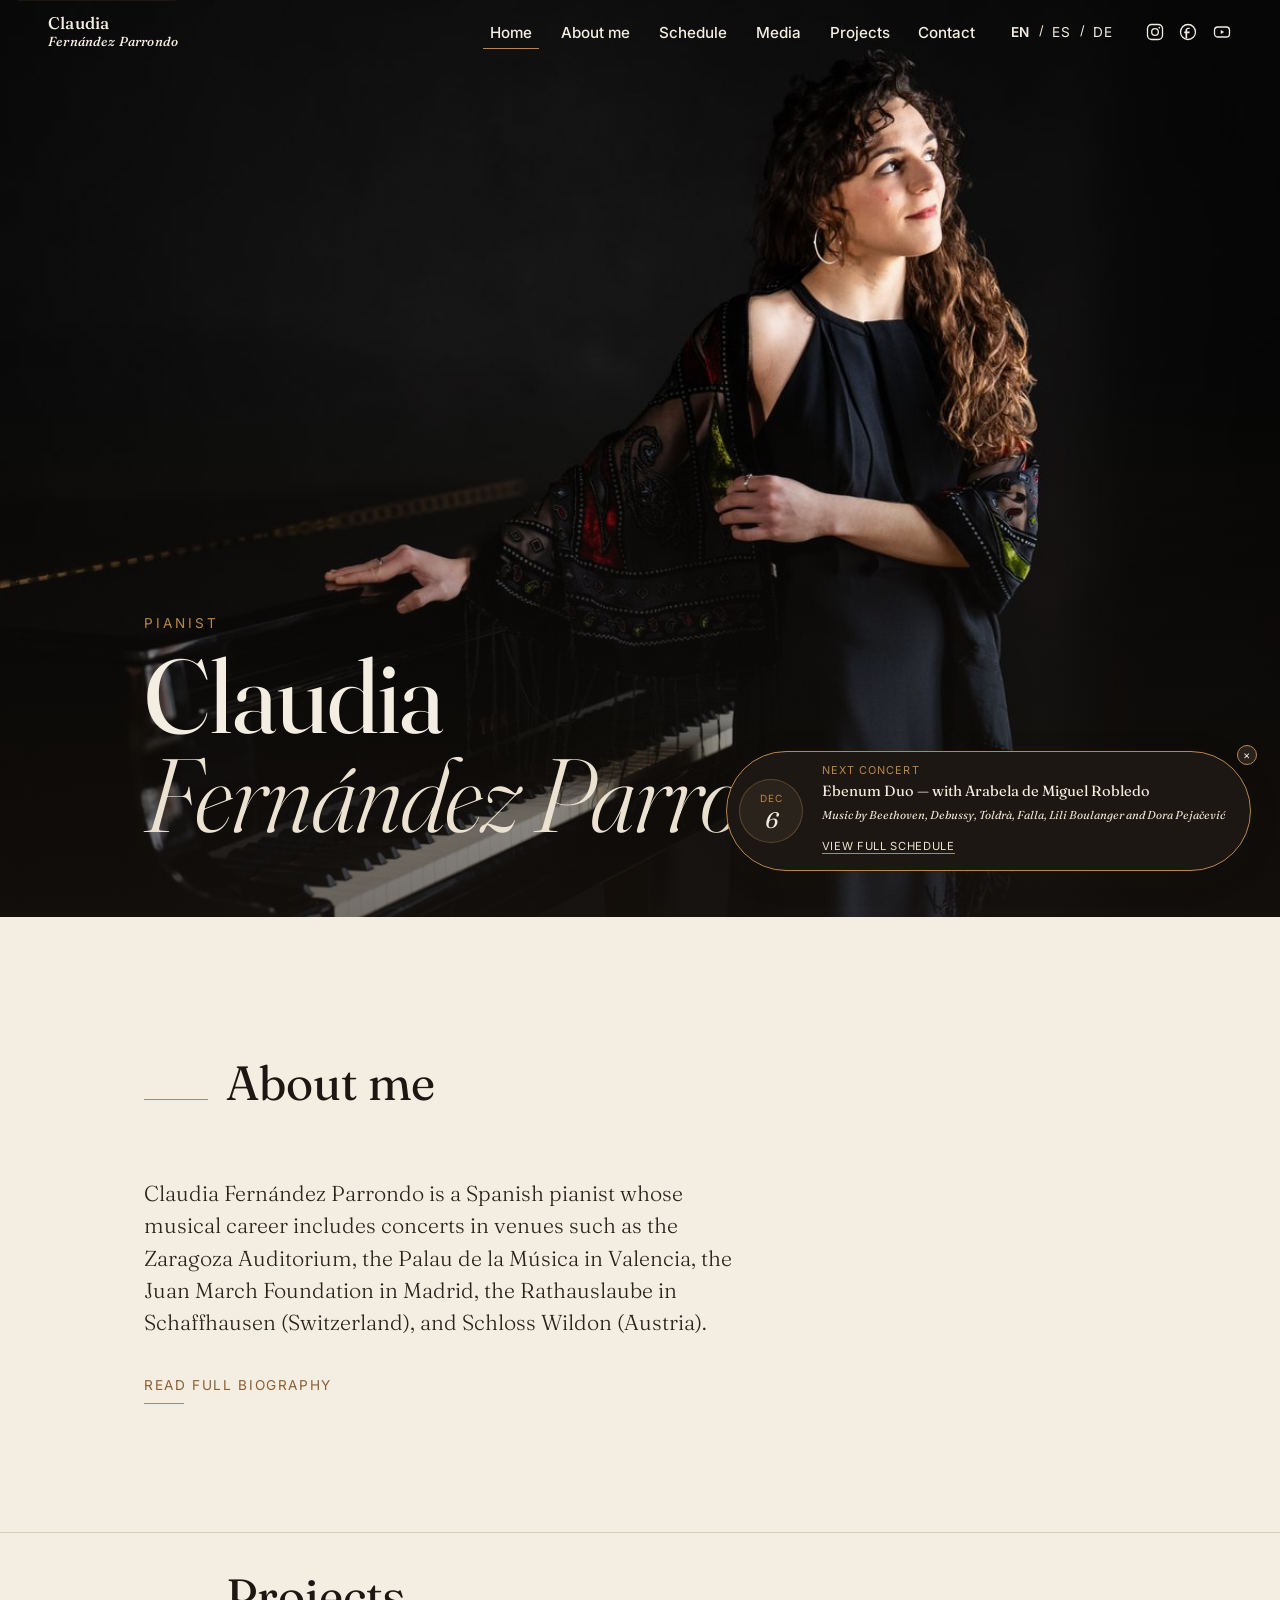
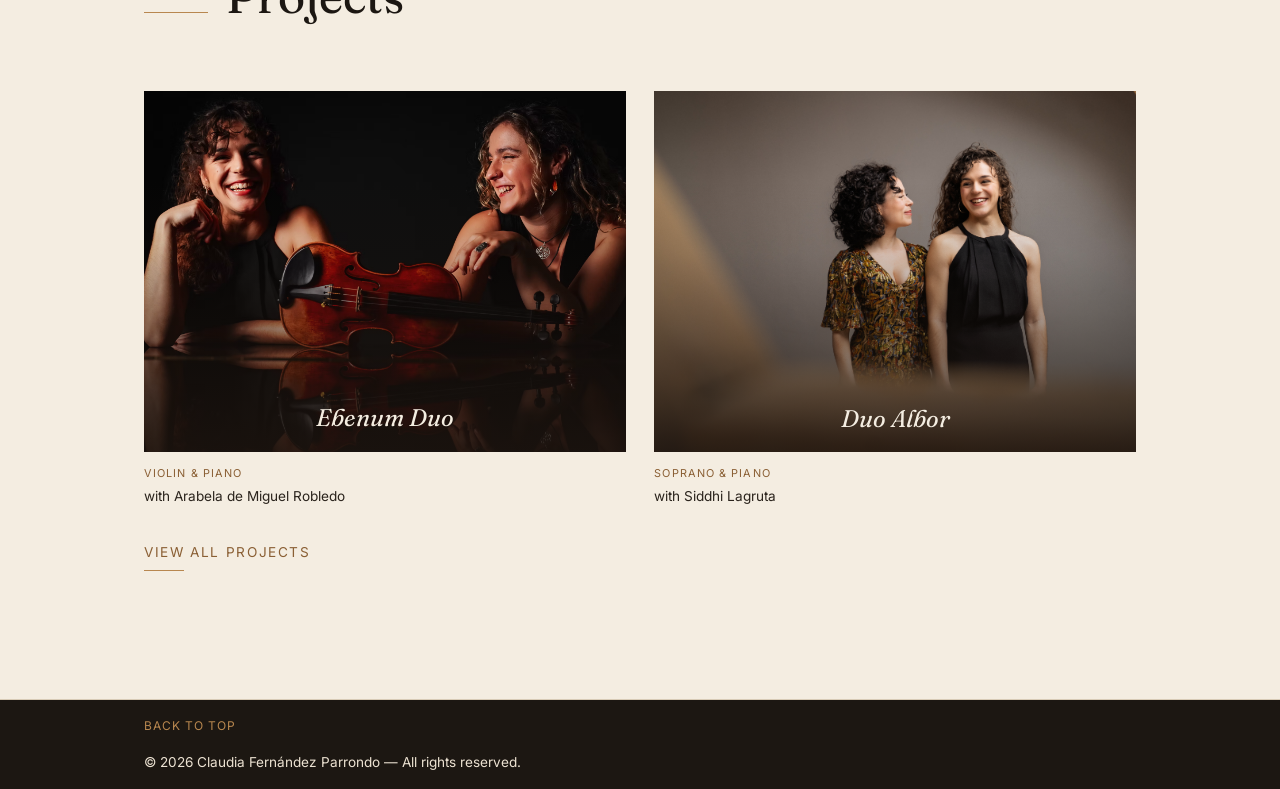
<file: index.html>
<!DOCTYPE html>

<html lang="en">

<head>
  <meta charset="UTF-8">
  <meta name="viewport" content="width=device-width, initial-scale=1.0">

  <title>Claudia Fernández Parrondo — Pianist</title>

<meta
name="description"
content="Claudia Fernández Parrondo, Spanish pianist."

>

  <!-- SEO -->

  <link
    rel="canonical"
    href="https://www.claudiafernandezparrondo.com/"
  >

  <meta name="robots" content="index, follow">
  <meta name="author" content="Claudia Fernández Parrondo">

  <!-- Open Graph -->

  <meta property="og:type" content="website">
  <meta
    property="og:site_name"
    content="Claudia Fernández Parrondo"
  >
  <meta
    property="og:title"
    content="Claudia Fernández Parrondo — Pianist"
  >
  <meta
    property="og:description"
    content="Spanish pianist."
  >
  <meta
    property="og:image"
    content="https://www.claudiafernandezparrondo.com/assets/claudia-hero-2000.jpg"
  >
  <meta property="og:image:width" content="1200">
  <meta property="og:image:height" content="630">
  <meta
    property="og:url"
    content="https://www.claudiafernandezparrondo.com/"
  >
  <meta property="og:locale" content="en_US">
  <meta property="og:locale:alternate" content="es_ES">
  <meta property="og:locale:alternate" content="de_DE">

  <!-- Twitter Card -->

  <meta name="twitter:card" content="summary_large_image">
  <meta
    name="twitter:title"
    content="Claudia Fernández Parrondo — Pianist"
  >
  <meta
    name="twitter:description"
    content="Spanish pianist."
  >
  <meta
    name="twitter:image"
    content="https://www.claudiafernandezparrondo.com/assets/claudia-hero-2000.jpg"
  >

  <!-- Structured data -->

  <script type="application/ld+json">
  {
    "@context": "https://schema.org",
    "@type": "Person",
    "name": "Claudia Fernández Parrondo",
    "jobTitle": "Pianist",
    "url": "https://www.claudiafernandezparrondo.com/",
    "image": "https://www.claudiafernandezparrondo.com/assets/claudia-hero-2000.jpg",
    "sameAs": [
      "https://www.instagram.com/cfpianist/",
      "https://www.facebook.com/ClauFPianist",
      "https://www.youtube.com/@CFPianist"
    ]
  }
  </script>

  <!-- Fonts -->

  <link rel="preconnect" href="https://fonts.googleapis.com">
  <link
    rel="preconnect"
    href="https://fonts.gstatic.com"
    crossorigin
  >

<link
  href="https://fonts.googleapis.com/css2?family=Fraunces:ital,opsz,wght@0,9..144,300;0,9..144,400;0,9..144,500;0,9..144,600;1,9..144,400&family=Inter:wght@400;500;600&display=swap"
  rel="stylesheet"
>

  <link rel="stylesheet" href="/css/style.css">

  <!-- Prefetch -->

  <link rel="prefetch" href="/assets/bio-hero.jpg" as="image">
  <link rel="prefetch" href="/assets/projects/projects-hero.jpg" as="image">
  <link rel="prefetch" href="/assets/schedule-hero.jpg" as="image">
</head>

<body id="top">

  <a class="skip-link" href="#main">
    Skip to content
  </a>

  <!-- ================================================================
       HEADER
       ================================================================ -->


<header class="site-header">

  <div class="site-header__inner">

    <!-- NAME -->
    <a
      class="site-header__name"
      href="/"
    >
      Claudia
      <span class="site-header__surname">
        Fernández Parrondo
      </span>
    </a>


    <!-- NAVIGATION -->
    <nav
      class="primary-nav"
      id="primaryNav"
      aria-label="Primary navigation"
    >



<ul class="primary-nav__list">

  <li>
  <a href="/" data-i18n="nav.home" aria-current="page">
    Home
  </a>
</li>

<li>
  <a href="/bio" data-i18n="nav.bio">
    Biography
  </a>
</li>

<li>
  <a href="/schedule" data-i18n="nav.schedule">
    Schedule
  </a>
</li>

<li>
  <a href="/media" data-i18n="nav.media">
    Media
  </a>
</li>

<li>
  <a href="/projects" data-i18n="nav.projects">
    Projects
  </a>
</li>

<li>
  <a href="/contact" data-i18n="nav.contact">
    Contact
  </a>
</li>

</ul>

      <!-- MOBILE SOCIALS -->
      <div class="social-icons social-icons--in-nav">

        <a
          href="https://www.instagram.com/cfpianist/"
          target="_blank"
          rel="noopener noreferrer"
          aria-label="Instagram"
        >
          <svg
            viewBox="0 0 24 24"
            width="20"
            height="20"
            fill="none"
            stroke="currentColor"
            stroke-width="1.6"
          >
            <rect
              x="3"
              y="3"
              width="18"
              height="18"
              rx="5"
            />
            <circle
              cx="12"
              cy="12"
              r="4"
            />
            <circle
              cx="17.2"
              cy="6.8"
              r="1"
              fill="currentColor"
              stroke="none"
            />
          </svg>
        </a>

        <a
          href="https://www.facebook.com/ClauFPianist"
          target="_blank"
          rel="noopener noreferrer"
          aria-label="Facebook"
        >
          <svg
            viewBox="0 0 24 24"
            width="20"
            height="20"
            fill="none"
            stroke="currentColor"
            stroke-width="1.6"
          >
            <circle
              cx="12"
              cy="12"
              r="9"
            />

            <path
              d="M14 8.5h-1.5c-.9 0-1.5.6-1.5 1.5v1.5H14l-.3 2H11v6h-2v-6H7.5v-2H9V10c0-1.9 1.3-3.2 3.2-3.2H14z"
              fill="currentColor"
              stroke="none"
            />
          </svg>
        </a>

        <a
          href="https://www.youtube.com/@CFPianist"
          target="_blank"
          rel="noopener noreferrer"
          aria-label="YouTube"
        >
          <svg
            viewBox="0 0 24 24"
            width="20"
            height="20"
            fill="none"
            stroke="currentColor"
            stroke-width="1.6"
          >
            <rect
              x="3"
              y="6"
              width="18"
              height="12"
              rx="4"
            />

            <path
              d="M10.5 9.7v4.6l4-2.3z"
              fill="currentColor"
              stroke="none"
            />
          </svg>
        </a>

      </div>

    </nav>

        <!-- LANGUAGE SWITCH -->
<div
  class="lang-switch"
  aria-label="Language selection"
>

  <button
    class="lang-switch__btn is-active"
    type="button"
    data-lang="en"
  >
    EN
  </button>

  <span
    class="lang-switch__separator"
    aria-hidden="true"
  >
    /
  </span>

  <button
    class="lang-switch__btn"
    type="button"
    data-lang="es"
  >
    ES
  </button>

  <span
    class="lang-switch__separator"
    aria-hidden="true"
  >
    /
  </span>

  <button
    class="lang-switch__btn"
    type="button"
    data-lang="de"
  >
    DE
  </button>

</div>

    <!-- DESKTOP SOCIALS -->
    <div class="social-icons social-icons--in-header">

      <a
        href="https://www.instagram.com/cfpianist/"
        target="_blank"
        rel="noopener noreferrer"
        aria-label="Instagram"
      >
        <svg
          viewBox="0 0 24 24"
          width="20"
          height="20"
          fill="none"
          stroke="currentColor"
          stroke-width="1.6"
        >
          <rect
            x="3"
            y="3"
            width="18"
            height="18"
            rx="5"
          />

          <circle
            cx="12"
            cy="12"
            r="4"
          />

          <circle
            cx="17.2"
            cy="6.8"
            r="1"
            fill="currentColor"
            stroke="none"
          />
        </svg>
      </a>

      <a
        href="https://www.facebook.com/ClauFPianist"
        target="_blank"
        rel="noopener noreferrer"
        aria-label="Facebook"
      >
        <svg
          viewBox="0 0 24 24"
          width="20"
          height="20"
          fill="none"
          stroke="currentColor"
          stroke-width="1.6"
        >
          <circle
            cx="12"
            cy="12"
            r="9"
          />

          <path
            d="M14 8.5h-1.5c-.9 0-1.5.6-1.5 1.5v1.5H14l-.3 2H11v6h-2v-6H7.5v-2H9V10c0-1.9 1.3-3.2 3.2-3.2H14z"
            fill="currentColor"
            stroke="none"
          />
        </svg>
      </a>

      <a
        href="https://www.youtube.com/@CFPianist"
        target="_blank"
        rel="noopener noreferrer"
        aria-label="YouTube"
      >
        <svg
          viewBox="0 0 24 24"
          width="20"
          height="20"
          fill="none"
          stroke="currentColor"
          stroke-width="1.6"
        >
          <rect
            x="3"
            y="6"
            width="18"
            height="12"
            rx="4"
          />

          <path
            d="M10.5 9.7v4.6l4-2.3z"
            fill="currentColor"
            stroke="none"
          />
        </svg>
      </a>

    </div>


    <!-- MOBILE MENU BUTTON -->
    <button
      id="navToggle"
      class="nav-toggle"
      type="button"
      aria-expanded="false"
      aria-controls="primaryNav"
      aria-label="Open menu"
    >
      <span class="nav-toggle__bar"></span>
      <span class="nav-toggle__bar"></span>
      <span class="nav-toggle__bar"></span>
    </button>

  </div>


  <div
    class="scroll-progress"
    id="scrollProgress"
  ></div>

</header>


  <!-- ================================================================
       MAIN
       ================================================================ -->

  <main id="main">

<!-- HERO -->
<section
  class="hero"
  aria-label="Introduction"
>

  <div class="hero__media">

    <img
      class="hero__image"
      src="/assets/claudia-hero-1200.jpg"
      srcset="
        /assets/claudia-hero-700.jpg 700w,
        /assets/claudia-hero-1200.jpg 1200w,
        /assets/claudia-hero-2000.jpg 2000w
      "
      sizes="
        (max-width: 700px) 100vw,
        (max-width: 1100px) 100vw,
        60vw
      "
      alt=""
      id="heroImage"
      fetchpriority="high"
    >

    <div
      class="hero__scrim"
      aria-hidden="true"
    ></div>

  </div>

  <div class="hero__content">

    <p
      class="hero__eyebrow"
      data-i18n="hero.eyebrow"
      data-i18n-source="content"
    >
      Piano
    </p>

    <h1 class="hero__name">

      <span class="hero__name-line">
        Claudia
      </span>

      <span class="hero__name-line hero__name-line--last">
        Fernández Parrondo
      </span>

    </h1>

  </div>

</section>

<!-- BIO TEASER -->
<section
  class="section section--bio-teaser"
  id="bio-teaser"
>

  <div class="section__inner">

    <h2 class="section__title">

      <span
        class="section__title-rule"
        aria-hidden="true"
      ></span>

      <span data-i18n="sections.bio">
        Biography
      </span>

    </h2>

    <p
      class="bio-teaser__text"
      id="bioTeaser"
      data-i18n-source="content"
      data-i18n="bioTeaser"
    >
      <!-- populated by JS -->
    </p>

    <a
      class="text-link"
      href="/bio"
    >

      <span data-i18n="readFullBio">
        Read full biography
      </span>

      <span
        class="text-link__line"
        aria-hidden="true"
      ></span>

    </a>

  </div>

</section>

<!-- PROJECTS PREVIEW -->
<section
  class="section section--projects"
  id="projects-preview"
>

  <div class="section__inner">

    <h2 class="section__title">

      <span
        class="section__title-rule"
        aria-hidden="true"
      ></span>

      <span data-i18n="sections.projects">
        Projects
      </span>

    </h2>

    <div
      class="projects-grid"
      id="projectsPreviewGrid"
    ></div>

    <p
      class="empty-state"
      id="projectsPreviewEmpty"
      data-i18n="projectsEmpty"
      hidden
    >
      New projects coming soon.
    </p>

    <a
      class="text-link"
      href="/projects"
    >

      <span data-i18n="viewAllProjects">
        View all projects
      </span>

      <span
        class="text-link__line"
        aria-hidden="true"
      ></span>

    </a>

  </div>

</section>

  </main>

  <!-- ================================================================
       FOOTER
       ================================================================ -->

  <footer class="site-footer">

<div class="site-footer__inner">

  <a
    href="#top"
    class="site-footer__top"
    data-i18n="backToTop"
  >
    Back to top
  </a>

  <p class="site-footer__rights">
    &copy;
    <span id="year"></span>
    Claudia Fernández Parrondo —
    <span data-i18n="footerRights">
      All rights reserved.
    </span>
  </p>

</div>

  </footer>

  <!-- SCRIPTS -->

  <script src="/js/i18n.js"></script>

  <script src="/js/main.js"></script>

</body>

</html>
</file>
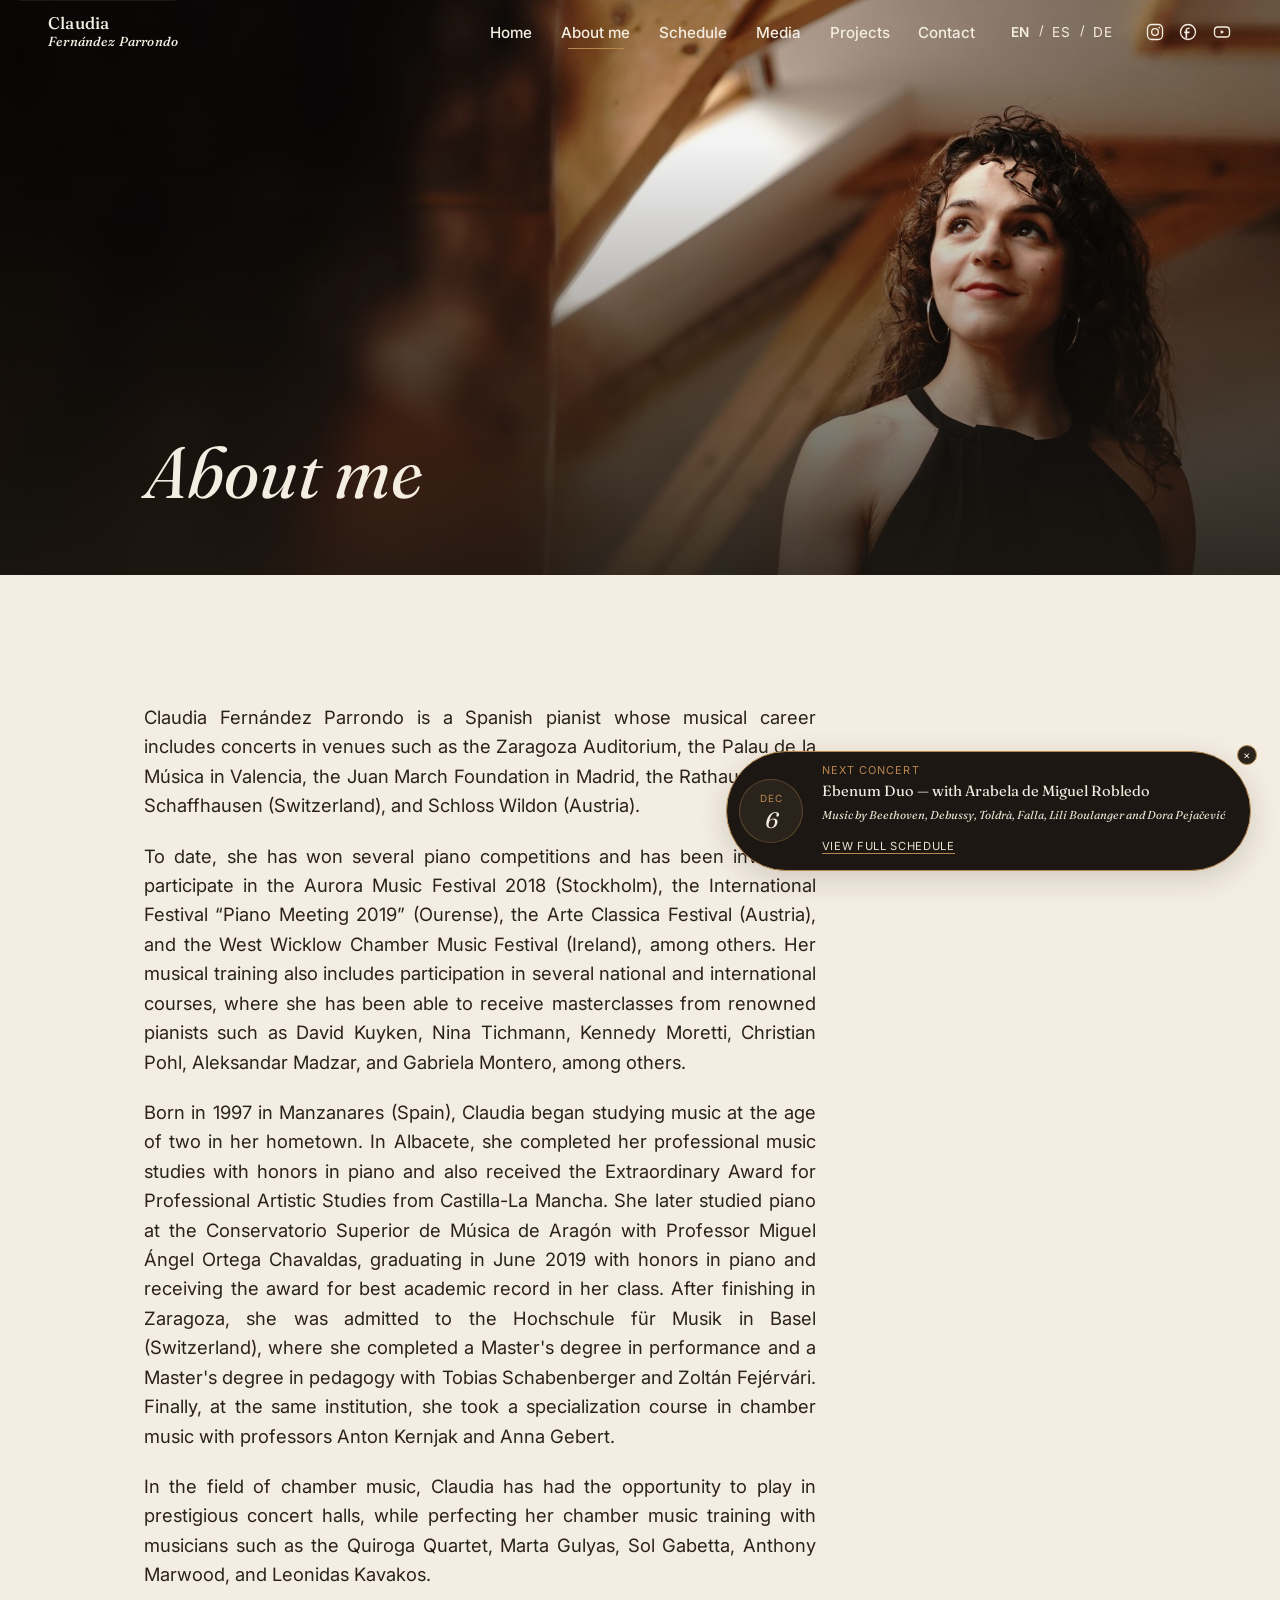
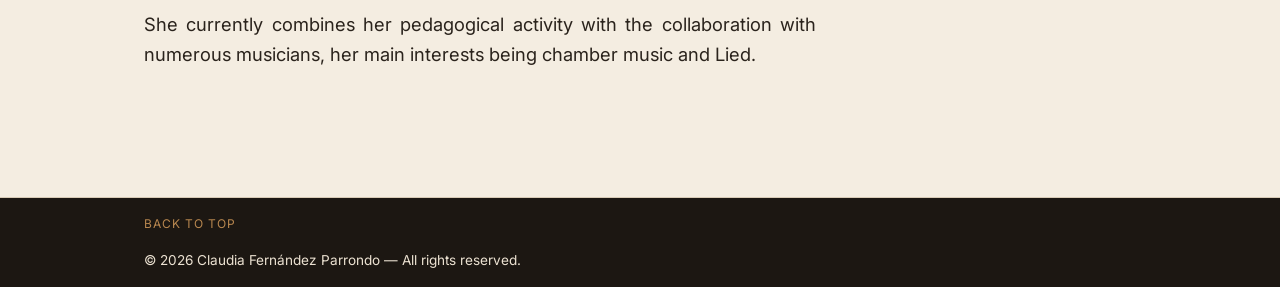
<file: bio/index.html>
<!DOCTYPE html>
<html lang="en">

<head>
  <meta charset="UTF-8">
  <meta name="viewport" content="width=device-width, initial-scale=1.0">

  <title>Biography — Claudia Fernández Parrondo</title>

  <meta
    name="description"
    content="Biography of Claudia Fernández Parrondo, Spanish pianist."
  >

  <!-- SEO -->
  <link
    rel="canonical"
    href="https://www.claudiafernandezparrondo.com/bio"
  >

  <meta name="robots" content="index, follow">
  <meta name="author" content="Claudia Fernández Parrondo">

  <!-- Open Graph -->
  <meta property="og:type" content="website">
  <meta
    property="og:site_name"
    content="Claudia Fernández Parrondo"
  >
  <meta
    property="og:title"
    content="Claudia Fernández Parrondo — Biography"
  >
  <meta
    property="og:description"
    content="Biography of Claudia Fernández Parrondo, Spanish pianist."
  >
  <meta
    property="og:image"
    content="https://www.claudiafernandezparrondo.com/assets/og-image.jpg"
  >
  <meta property="og:image:width" content="1200">
  <meta property="og:image:height" content="630">
  <meta
    property="og:url"
    content="https://www.claudiafernandezparrondo.com/bio"
  >
  <meta property="og:locale" content="en_US">
  <meta property="og:locale:alternate" content="es_ES">
  <meta property="og:locale:alternate" content="de_DE">

  <!-- Twitter Card -->
  <meta name="twitter:card" content="summary_large_image">
  <meta
    name="twitter:title"
    content="Claudia Fernández Parrondo — Biography"
  >
  <meta
    name="twitter:description"
    content="Biography of Claudia Fernández Parrondo, Spanish pianist."
  >
  <meta
    name="twitter:image"
    content="https://www.claudiafernandezparrondo.com/assets/images/og-image.jpg"
  >

  <!-- Structured data -->
  <script type="application/ld+json">
  {
    "@context": "https://schema.org",
    "@type": "Person",
    "name": "Claudia Fernández Parrondo",
    "jobTitle": "Pianist",
    "url": "https://www.claudiafernandezparrondo.com/bio",
    "image": "https://www.claudiafernandezparrondo.com/assets/images/og-image.jpg",
    "sameAs": [
      "https://www.instagram.com/cfpianist/",
      "https://www.facebook.com/ClauFPianist",
      "https://www.youtube.com/@CFPianist"
    ]
  }
  </script>

  <!-- Fonts -->
  <link rel="preconnect" href="https://fonts.googleapis.com">
  <link
    rel="preconnect"
    href="https://fonts.gstatic.com"
    crossorigin
  >

<link
  href="https://fonts.googleapis.com/css2?family=Fraunces:ital,opsz,wght@0,9..144,300;0,9..144,400;0,9..144,500;0,9..144,600;1,9..144,400&family=Inter:wght@400;500;600&display=swap"
  rel="stylesheet"
>

  <link rel="stylesheet" href="/css/style.css">
</head>


<body id="top">

  <!-- ================================================================
       ACCESSIBILITY
       ================================================================ -->

  <a class="skip-link" href="#main">
    Skip to content
  </a>


  <!-- ================================================================
       HEADER
       ================================================================ -->

  <header class="site-header">

    <div class="site-header__inner">

      <!-- NAME -->
      <a
        class="site-header__name"
        href="/"
        aria-label="Claudia Fernández Parrondo — Home"
      >
        Claudia
        <span class="site-header__surname">
          Fernández Parrondo
        </span>
      </a>


      <!-- NAVIGATION -->
      <nav
        class="primary-nav"
        id="primaryNav"
        aria-label="Primary navigation"
      >

        <ul class="primary-nav__list">

  <li>
    <a
      href="/"
      data-i18n="nav.home"
    >
      Home
    </a>
  </li>

          <li>
            <a
              href="/bio"
              data-i18n="nav.bio"
              aria-current="page"
            >
              Biography
            </a>
          </li>

          <li>
            <a
              href="/schedule"
              data-i18n="nav.schedule"
            >
              Schedule
            </a>
          </li>

          <li>
            <a
              href="/media"
              data-i18n="nav.media"
            >
              Media
            </a>
          </li>

          <li>
            <a
              href="/projects"
              data-i18n="nav.projects"
            >
              Projects
            </a>
          </li>

          <li>
            <a
              href="/contact"
              data-i18n="nav.contact"
            >
              Contact
            </a>
          </li>

        </ul>


        <!-- MOBILE SOCIALS -->
        <div class="social-icons social-icons--in-nav">

          <!-- Instagram -->
          <a
            href="https://www.instagram.com/cfpianist/"
            target="_blank"
            rel="noopener noreferrer"
            aria-label="Instagram"
          >
            <svg
              viewBox="0 0 24 24"
              width="20"
              height="20"
              fill="none"
              stroke="currentColor"
              stroke-width="1.6"
              aria-hidden="true"
            >
              <rect
                x="3"
                y="3"
                width="18"
                height="18"
                rx="5"
              />

              <circle
                cx="12"
                cy="12"
                r="4"
              />

              <circle
                cx="17.2"
                cy="6.8"
                r="1"
                fill="currentColor"
                stroke="none"
              />
            </svg>
          </a>


          <!-- Facebook -->
          <a
            href="https://www.facebook.com/ClauFPianist"
            target="_blank"
            rel="noopener noreferrer"
            aria-label="Facebook"
          >
            <svg
              viewBox="0 0 24 24"
              width="20"
              height="20"
              fill="none"
              stroke="currentColor"
              stroke-width="1.6"
              aria-hidden="true"
            >
              <circle
                cx="12"
                cy="12"
                r="9"
              />

              <path
                d="M14 8.5h-1.5c-.9 0-1.5.6-1.5 1.5v1.5H14l-.3 2H11v6h-2v-6H7.5v-2H9V10c0-1.9 1.3-3.2 3.2-3.2H14z"
                fill="currentColor"
                stroke="none"
              />
            </svg>
          </a>


          <!-- YouTube -->
          <a
            href="https://www.youtube.com/@CFPianist"
            target="_blank"
            rel="noopener noreferrer"
            aria-label="YouTube"
          >
            <svg
              viewBox="0 0 24 24"
              width="20"
              height="20"
              fill="none"
              stroke="currentColor"
              stroke-width="1.6"
              aria-hidden="true"
            >
              <rect
                x="3"
                y="6"
                width="18"
                height="12"
                rx="4"
              />

              <path
                d="M10.5 9.7v4.6l4-2.3z"
                fill="currentColor"
                stroke="none"
              />
            </svg>
          </a>

        </div>

      </nav>


      <!-- LANGUAGE SWITCH -->
      <div
        class="lang-switch"
        role="group"
        aria-label="Language selection"
      >

        <button
          class="lang-switch__btn is-active"
          type="button"
          data-lang="en"
          aria-pressed="true"
        >
          EN
        </button>

        <span
          class="lang-switch__separator"
          aria-hidden="true"
        >
          /
        </span>

        <button
          class="lang-switch__btn"
          type="button"
          data-lang="es"
          aria-pressed="false"
        >
          ES
        </button>

        <span
          class="lang-switch__separator"
          aria-hidden="true"
        >
          /
        </span>

        <button
          class="lang-switch__btn"
          type="button"
          data-lang="de"
          aria-pressed="false"
        >
          DE
        </button>

      </div>


      <!-- DESKTOP SOCIALS -->
      <div class="social-icons social-icons--in-header">

        <!-- Instagram -->
        <a
          href="https://www.instagram.com/cfpianist/"
          target="_blank"
          rel="noopener noreferrer"
          aria-label="Instagram"
        >
          <svg
            viewBox="0 0 24 24"
            width="20"
            height="20"
            fill="none"
            stroke="currentColor"
            stroke-width="1.6"
            aria-hidden="true"
          >
            <rect
              x="3"
              y="3"
              width="18"
              height="18"
              rx="5"
            />

            <circle
              cx="12"
              cy="12"
              r="4"
            />

            <circle
              cx="17.2"
              cy="6.8"
              r="1"
              fill="currentColor"
              stroke="none"
            />
          </svg>
        </a>


        <!-- Facebook -->
        <a
          href="https://www.facebook.com/ClauFPianist"
          target="_blank"
          rel="noopener noreferrer"
          aria-label="Facebook"
        >
          <svg
            viewBox="0 0 24 24"
            width="20"
            height="20"
            fill="none"
            stroke="currentColor"
            stroke-width="1.6"
            aria-hidden="true"
          >
            <circle
              cx="12"
              cy="12"
              r="9"
            />

            <path
              d="M14 8.5h-1.5c-.9 0-1.5.6-1.5 1.5v1.5H14l-.3 2H11v6h-2v-6H7.5v-2H9V10c0-1.9 1.3-3.2 3.2-3.2H14z"
              fill="currentColor"
              stroke="none"
            />
          </svg>
        </a>


        <!-- YouTube -->
        <a
          href="https://www.youtube.com/@CFPianist"
          target="_blank"
          rel="noopener noreferrer"
          aria-label="YouTube"
        >
          <svg
            viewBox="0 0 24 24"
            width="20"
            height="20"
            fill="none"
            stroke="currentColor"
            stroke-width="1.6"
            aria-hidden="true"
          >
            <rect
              x="3"
              y="6"
              width="18"
              height="12"
              rx="4"
            />

            <path
              d="M10.5 9.7v4.6l4-2.3z"
              fill="currentColor"
              stroke="none"
            />
          </svg>
        </a>

      </div>


      <!-- MOBILE MENU BUTTON -->
      <button
        id="navToggle"
        class="nav-toggle"
        type="button"
        aria-expanded="false"
        aria-controls="primaryNav"
        aria-label="Open navigation menu"
      >
        <span class="nav-toggle__bar"></span>
        <span class="nav-toggle__bar"></span>
        <span class="nav-toggle__bar"></span>

        <span
          class="sr-only"
          data-i18n="menuToggle"
        >
          Menu
        </span>
      </button>

    </div>
<div class="scroll-progress" id="scrollProgress"></div>
  </header>


  <!-- ================================================================
       MAIN
       ================================================================ -->

  <main id="main">


    <!-- ================================================================
         BIOGRAPHY HERO
         ================================================================ -->

  <section
  class="page-hero page-hero--bio"
  aria-label="Biography"
>

  <div class="page-hero__media">

    <img
      class="page-hero__image"
      src="/assets/bio-hero.jpg"
      alt=""
      fetchpriority="high"
    >

    <div
      class="page-hero__scrim"
      aria-hidden="true"
    ></div>

  </div>


  <div class="page-hero__content">

    <h1
      class="page-hero__title"
      data-i18n="sections.bio"
    >
      Biography
    </h1>

  </div>

</section>


    <!-- ================================================================
         BIOGRAPHY CONTENT
         ================================================================ -->

    <section
      class="section section--bio"
      id="bio"
    >

      <div class="section__inner">

        <div
          class="bio__text"
          id="bioText"
          data-i18n-source="content"
          data-i18n="bio"
        >
          <!-- Biography content populated by i18n.js -->
        </div>

      </div>

    </section>

  </main>


  <!-- ================================================================
       FOOTER
       ================================================================ -->

  <footer class="site-footer">

    <div class="site-footer__inner">

      <a
        href="#top"
        class="site-footer__top"
        data-i18n="backToTop"
      >
        Back to top
      </a>

      <p class="site-footer__rights">

        &copy;
        <span id="year"></span>
        Claudia Fernández Parrondo —

        <span data-i18n="footerRights">
          All rights reserved.
        </span>

      </p>

    </div>

  </footer>


  <!-- ================================================================
       SCRIPTS
       ================================================================ -->

  <script src="/js/i18n.js"></script>
  <script src="/js/main.js"></script>

</body>

</html>
</file>
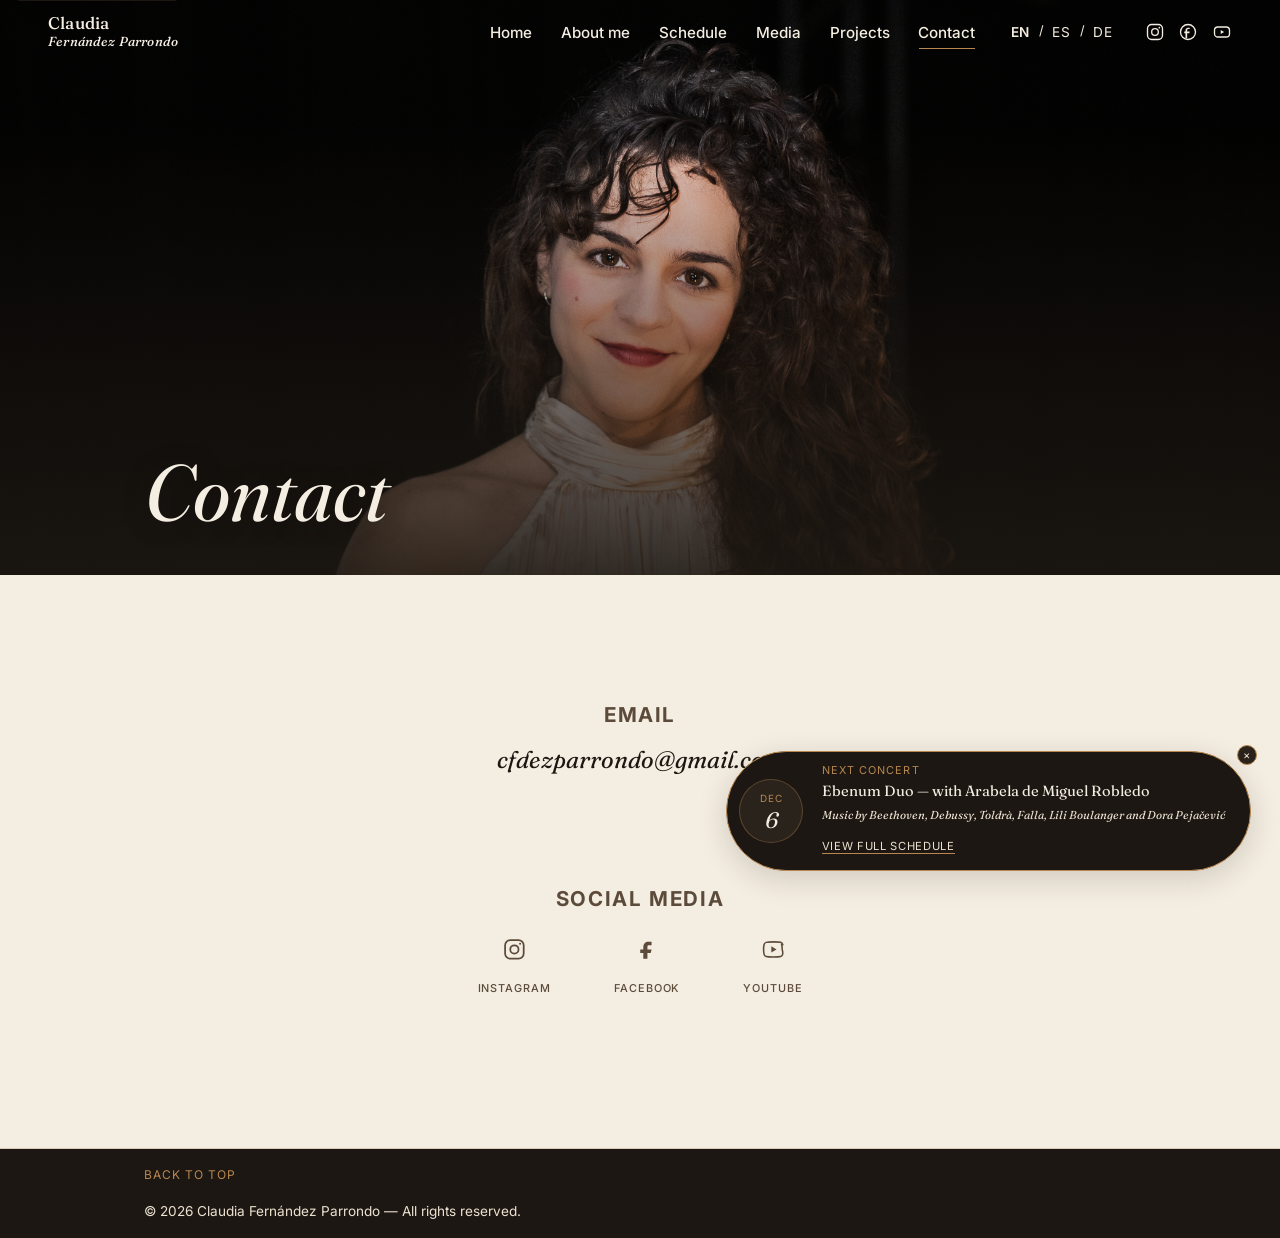
<file: contact/index.html>
<!DOCTYPE html>
<html lang="en">
<head>
<meta charset="UTF-8">
<meta name="viewport" content="width=device-width, initial-scale=1.0">
<title>Contact — Claudia Fernández Parrondo</title>
<meta name="description" content="Get in touch with pianist Claudia Fernández Parrondo.">

<!-- SEO -->
<link rel="canonical" href="https://www.claudiafernandezparrondo.com/contact">
<meta name="robots" content="index, follow">
<meta name="author" content="Claudia Fernández Parrondo">

<!-- Open Graph (Facebook, Instagram, WhatsApp, LinkedIn) -->
<meta property="og:type" content="website">
<meta property="og:site_name" content="Claudia Fernández Parrondo">
<meta property="og:title" content="Contact — Claudia Fernández Parrondo">
<meta property="og:description" content="Get in touch with pianist Claudia Fernández Parrondo.">
<meta property="og:image" content="https://www.claudiafernandezparrondo.com/assets/og-image.jpg">
<meta property="og:image:width" content="1200">
<meta property="og:image:height" content="630">
<meta property="og:url" content="https://www.claudiafernandezparrondo.com/contact">
<meta property="og:locale" content="en_US">
<meta property="og:locale:alternate" content="es_ES">
<meta property="og:locale:alternate" content="de_DE">

<!-- Twitter Card -->
<meta name="twitter:card" content="summary_large_image">
<meta name="twitter:title" content="Contact — Claudia Fernández Parrondo">
<meta name="twitter:description" content="Get in touch with pianist Claudia Fernández Parrondo.">
<meta name="twitter:image" content="https://www.claudiafernandezparrondo.com/assets/og-image.jpg">

<!-- Structured data (Google rich results) -->
<script type="application/ld+json">
{
  "@context": "https://schema.org",
  "@type": "ContactPage",
  "name": "Contact — Claudia Fernández Parrondo",
  "description": "Get in touch with pianist Claudia Fernández Parrondo.",
  "url": "https://www.claudiafernandezparrondo.com/contact",
  "isPartOf": {
    "@type": "WebSite",
    "name": "Claudia Fernández Parrondo",
    "url": "https://www.claudiafernandezparrondo.com/"
  },
  "about": {
    "@type": "Person",
    "name": "Claudia Fernández Parrondo",
    "jobTitle": "Pianist",
    "url": "https://www.claudiafernandezparrondo.com/"
  }
}
</script>

<link rel="preconnect" href="https://fonts.googleapis.com">
<link rel="preconnect" href="https://fonts.gstatic.com" crossorigin>
<link
  href="https://fonts.googleapis.com/css2?family=Fraunces:ital,opsz,wght@0,9..144,300;0,9..144,400;0,9..144,500;0,9..144,600;1,9..144,400&family=Inter:wght@400;500;600&display=swap"
  rel="stylesheet"
>
<link rel="stylesheet" href="/css/style.css">
</head>
<body id="top">

<a class="skip-link" href="#main">Skip to content</a>

<header class="site-header">
  <div class="site-header__inner">
    <a class="site-header__name" href="/">Claudia<span class="site-header__surname">Fernández Parrondo</span></a>

    <nav class="primary-nav" id="primaryNav" aria-label="Primary navigation">
      <ul class="primary-nav__list">
        <li><a href="/" data-i18n="nav.home">Home</a></li>
        <li><a href="/bio" data-i18n="nav.bio">Biography</a></li>
        <li><a href="/schedule" data-i18n="nav.schedule">Schedule</a></li>
        <li><a href="/media" data-i18n="nav.media">Media</a></li>
        <li><a href="/projects" data-i18n="nav.projects">Projects</a></li>
        <li><a href="/contact" data-i18n="nav.contact" aria-current="page">Contact</a></li>
      </ul>

      <!-- MOBILE SOCIALS -->
      <div class="social-icons social-icons--in-nav">
        <a href="https://www.instagram.com/cfpianist/" target="_blank" rel="noopener noreferrer" aria-label="Instagram">
          <svg viewBox="0 0 24 24" width="20" height="20" fill="none" stroke="currentColor" stroke-width="1.6">
            <rect x="3" y="3" width="18" height="18" rx="5"/>
            <circle cx="12" cy="12" r="4"/>
            <circle cx="17.2" cy="6.8" r="1" fill="currentColor" stroke="none"/>
          </svg>
        </a>
        <a href="https://www.facebook.com/ClauFPianist" target="_blank" rel="noopener noreferrer" aria-label="Facebook">
          <svg viewBox="0 0 24 24" width="20" height="20" fill="none" stroke="currentColor" stroke-width="1.6">
            <circle cx="12" cy="12" r="9"/>
            <path d="M14 8.5h-1.5c-.9 0-1.5.6-1.5 1.5v1.5H14l-.3 2H11v6h-2v-6H7.5v-2H9V10c0-1.9 1.3-3.2 3.2-3.2H14z" fill="currentColor" stroke="none"/>
          </svg>
        </a>
        <a href="https://www.youtube.com/@CFPianist" target="_blank" rel="noopener noreferrer" aria-label="YouTube">
          <svg viewBox="0 0 24 24" width="20" height="20" fill="none" stroke="currentColor" stroke-width="1.6">
            <rect x="3" y="6" width="18" height="12" rx="4"/>
            <path d="M10.5 9.7v4.6l4-2.3z" fill="currentColor" stroke="none"/>
          </svg>
        </a>
      </div>
    </nav>

    <!-- LANGUAGE SWITCH -->
    <div class="lang-switch" role="group" aria-label="Language selection">
      <button class="lang-switch__btn is-active" type="button" data-lang="en" aria-pressed="true">EN</button>
      <span class="lang-switch__separator" aria-hidden="true">/</span>
      <button class="lang-switch__btn" type="button" data-lang="es" aria-pressed="false">ES</button>
      <span class="lang-switch__separator" aria-hidden="true">/</span>
      <button class="lang-switch__btn" type="button" data-lang="de" aria-pressed="false">DE</button>
    </div>

    <!-- DESKTOP SOCIALS -->
    <div class="social-icons social-icons--in-header">
      <a href="https://www.instagram.com/cfpianist/" target="_blank" rel="noopener noreferrer" aria-label="Instagram">
        <svg viewBox="0 0 24 24" width="20" height="20" fill="none" stroke="currentColor" stroke-width="1.6">
          <rect x="3" y="3" width="18" height="18" rx="5"/>
          <circle cx="12" cy="12" r="4"/>
          <circle cx="17.2" cy="6.8" r="1" fill="currentColor" stroke="none"/>
        </svg>
      </a>
      <a href="https://www.facebook.com/ClauFPianist" target="_blank" rel="noopener noreferrer" aria-label="Facebook">
        <svg viewBox="0 0 24 24" width="20" height="20" fill="none" stroke="currentColor" stroke-width="1.6">
          <circle cx="12" cy="12" r="9"/>
          <path d="M14 8.5h-1.5c-.9 0-1.5.6-1.5 1.5v1.5H14l-.3 2H11v6h-2v-6H7.5v-2H9V10c0-1.9 1.3-3.2 3.2-3.2H14z" fill="currentColor" stroke="none"/>
        </svg>
      </a>
      <a href="https://www.youtube.com/@CFPianist" target="_blank" rel="noopener noreferrer" aria-label="YouTube">
        <svg viewBox="0 0 24 24" width="20" height="20" fill="none" stroke="currentColor" stroke-width="1.6">
          <rect x="3" y="6" width="18" height="12" rx="4"/>
          <path d="M10.5 9.7v4.6l4-2.3z" fill="currentColor" stroke="none"/>
        </svg>
      </a>
    </div>

    <!-- MOBILE MENU BUTTON -->
    <button id="navToggle" class="nav-toggle" type="button" aria-expanded="false" aria-controls="primaryNav" aria-label="Open navigation menu">
      <span class="nav-toggle__bar"></span>
      <span class="nav-toggle__bar"></span>
      <span class="nav-toggle__bar"></span>
      <span class="sr-only" data-i18n="menuToggle">Menu</span>
    </button>
  </div>
  <div class="scroll-progress" id="scrollProgress"></div>
</header>

<main id="main">

  <section class="page-hero page-hero--contact" aria-label="Contact">
    <div class="page-hero__media">
      <img
        class="page-hero__image"
        src="/assets/contact-hero.jpg"
        alt=""
        fetchpriority="high"
      >
      <div class="page-hero__scrim" aria-hidden="true"></div>
    </div>
    <div class="page-hero__content">
      <h1 class="page-hero__title" data-i18n="sections.contact">Contact</h1>
    </div>
  </section>

  <section class="section section--contact" id="contact">
    <div class="section__inner">
      <div id="contactDetails" class="contact__details"></div>
    </div>
  </section>

</main>

<footer class="site-footer">
  <div class="site-footer__inner">
    <a href="#top" class="site-footer__top" data-i18n="backToTop">Back to top</a>
    <p class="site-footer__rights">&copy; <span id="year"></span> Claudia Fernández Parrondo — <span data-i18n="footerRights">All rights reserved.</span></p>
  </div>
</footer>

<script src="/js/i18n.js"></script>
<script src="/js/main.js"></script>
</body>
</html>
</file>
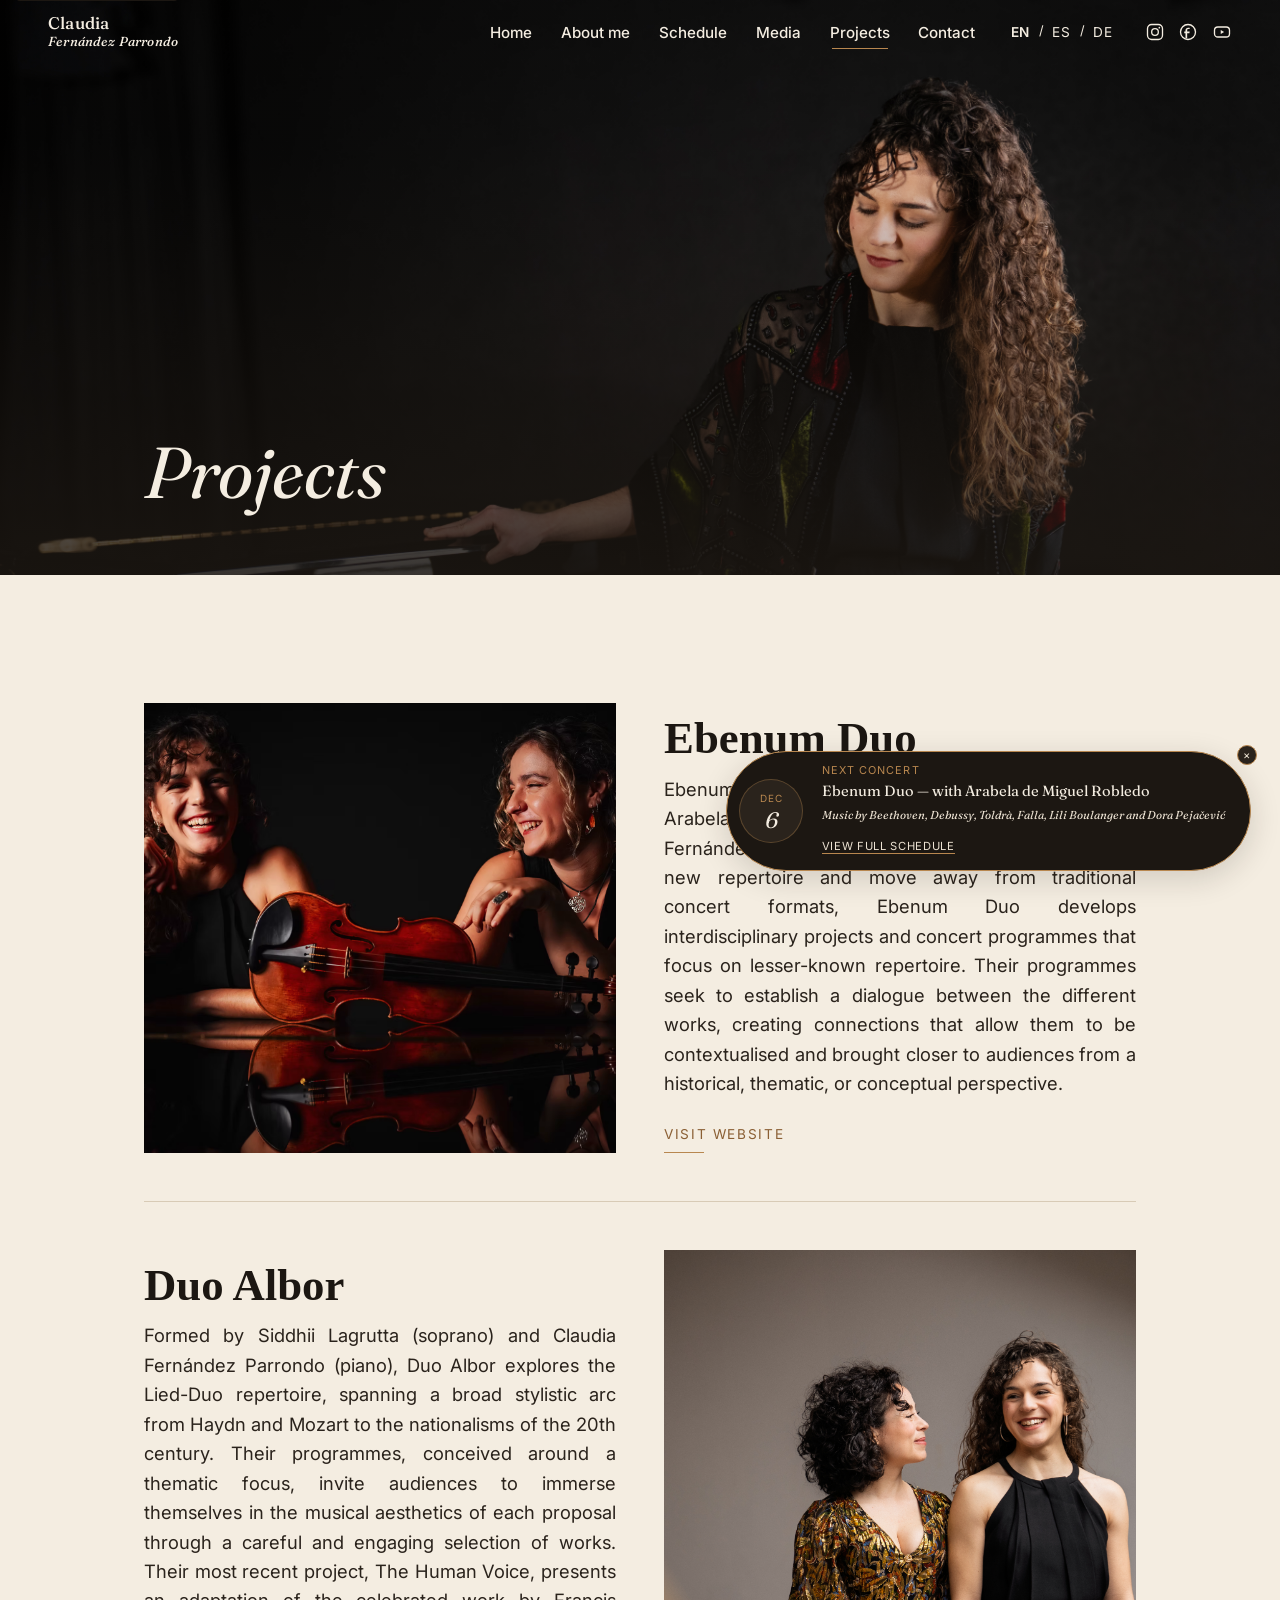
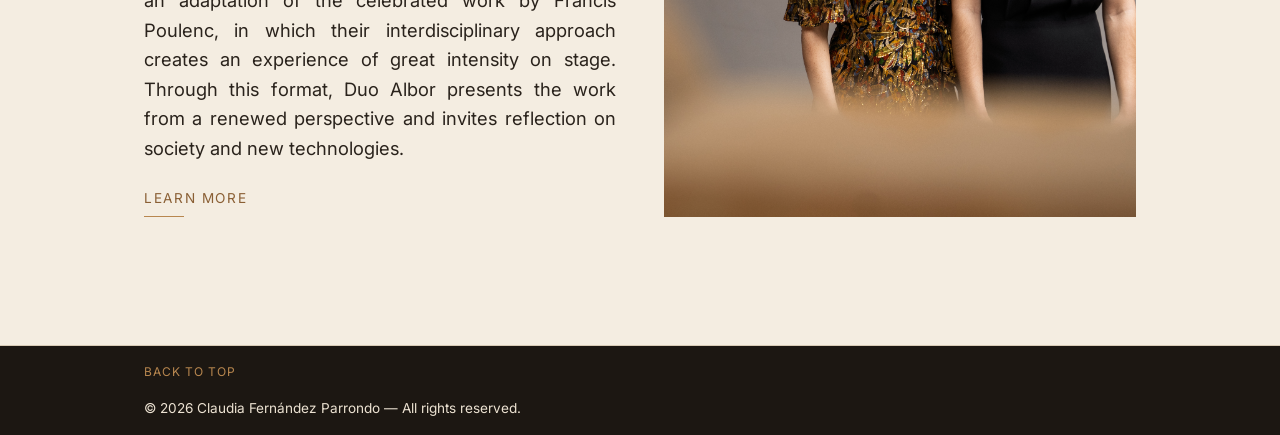
<file: projects/index.html>
<!DOCTYPE html>
<html lang="en">

<head>
  <meta charset="UTF-8">
  <meta name="viewport" content="width=device-width, initial-scale=1.0">

  <title>Projects — Claudia Fernández Parrondo</title>

  <meta
    name="description"
    content="Projects by pianist Claudia Fernández Parrondo."
  >

  <!-- SEO -->
  <link
    rel="canonical"
    href="https://www.claudiafernandezparrondo.com/projects"
  >

  <meta name="robots" content="index, follow">
  <meta name="author" content="Claudia Fernández Parrondo">

  <!-- Open Graph -->
  <meta property="og:type" content="website">

  <meta
    property="og:site_name"
    content="Claudia Fernández Parrondo"
  >

  <meta
    property="og:title"
    content="Projects — Claudia Fernández Parrondo"
  >

  <meta
    property="og:description"
    content="Projects by pianist Claudia Fernández Parrondo."
  >

  <meta
    property="og:image"
    content="https://www.claudiafernandezparrondo.com/assets/og-image.jpg"
  >

  <meta property="og:image:width" content="1200">
  <meta property="og:image:height" content="630">

  <meta
    property="og:url"
    content="https://www.claudiafernandezparrondo.com/projects"
  >

  <meta property="og:locale" content="en_US">
  <meta property="og:locale:alternate" content="es_ES">
  <meta property="og:locale:alternate" content="de_DE">


  <!-- Twitter Card -->
  <meta name="twitter:card" content="summary_large_image">

  <meta
    name="twitter:title"
    content="Projects — Claudia Fernández Parrondo"
  >

  <meta
    name="twitter:description"
    content="Projects by pianist Claudia Fernández Parrondo."
  >

  <meta
    name="twitter:image"
    content="https://www.claudiafernandezparrondo.com/assets/images/og-image.jpg"
  >


  <!-- Structured data -->
  <script type="application/ld+json">
  {
    "@context": "https://schema.org",
    "@type": "CollectionPage",
    "name": "Projects — Claudia Fernández Parrondo",
    "description": "Projects by pianist Claudia Fernández Parrondo.",
    "url": "https://www.claudiafernandezparrondo.com/projects",
    "isPartOf": {
      "@type": "WebSite",
      "name": "Claudia Fernández Parrondo",
      "url": "https://www.claudiafernandezparrondo.com/"
    },
    "about": {
      "@type": "Person",
      "name": "Claudia Fernández Parrondo",
      "jobTitle": "Pianist",
      "url": "https://www.claudiafernandezparrondo.com/"
    }
  }
  </script>


  <!-- Fonts -->
  <link
    rel="preconnect"
    href="https://fonts.googleapis.com"
  >
<link
  href="https://fonts.googleapis.com/css2?family=Fraunces:ital,opsz,wght@0,9..144,300;0,9..144,400;0,9..144,500;0,9..144,600;1,9..144,400&family=Inter:wght@400;500;600&display=swap"
  rel="stylesheet"
>
  <link
    rel="preconnect"
    href="https://fonts.gstatic.com"
    crossorigin
  >

  <link
    href="https://fonts.googleapis.com/css2?family=Fraunces:ital,opsz,wght@0,9..144,300;0,9..144,400;0,9..144,500;0,9..144,600;1,9..144,400&family=Inter:wght@400;500;600&display=swap"
    rel="stylesheet"
  >

  <link rel="stylesheet" href="/css/style.css">
</head>


<body id="top">

  <a class="skip-link" href="#main">
    Skip to content
  </a>


  <!-- ================================================================
       HEADER
       ================================================================ -->

  <header class="site-header">

    <div class="site-header__inner">

      <!-- NAME -->
      <a
        class="site-header__name"
        href="/"
      >
        Claudia
        <span class="site-header__surname">
          Fernández Parrondo
        </span>
      </a>


      <!-- NAVIGATION -->
      <nav
        class="primary-nav"
        id="primaryNav"
        aria-label="Primary navigation"
      >

        <ul class="primary-nav__list">
  <li>
    <a href="/" data-i18n="nav.home">Home</a>
  </li>
  <li>
    <a href="/bio" data-i18n="nav.bio">Biography</a>
  </li>

          <li>
            <a
              href="/schedule"
              data-i18n="nav.schedule"
            >
              Schedule
            </a>
          </li>

          <li>
            <a
              href="/media"
              data-i18n="nav.media"
            >
              Media
            </a>
          </li>

          <li>
            <a
              href="/projects"
              data-i18n="nav.projects"
              aria-current="page"
            >
              Projects
            </a>
          </li>

          <li>
            <a
              href="/contact"
              data-i18n="nav.contact"
            >
              Contact
            </a>
          </li>

        </ul>


        <!-- MOBILE SOCIALS -->
        <div class="social-icons social-icons--in-nav">

          <a
            href="https://www.instagram.com/cfpianist/"
            target="_blank"
            rel="noopener noreferrer"
            aria-label="Instagram"
          >
            <svg
              viewBox="0 0 24 24"
              width="20"
              height="20"
              fill="none"
              stroke="currentColor"
              stroke-width="1.6"
            >
              <rect
                x="3"
                y="3"
                width="18"
                height="18"
                rx="5"
              />

              <circle
                cx="12"
                cy="12"
                r="4"
              />

              <circle
                cx="17.2"
                cy="6.8"
                r="1"
                fill="currentColor"
                stroke="none"
              />
            </svg>
          </a>


          <a
            href="https://www.facebook.com/ClauFPianist"
            target="_blank"
            rel="noopener noreferrer"
            aria-label="Facebook"
          >
            <svg
              viewBox="0 0 24 24"
              width="20"
              height="20"
              fill="none"
              stroke="currentColor"
              stroke-width="1.6"
            >
              <circle
                cx="12"
                cy="12"
                r="9"
              />

              <path
                d="M14 8.5h-1.5c-.9 0-1.5.6-1.5 1.5v1.5H14l-.3 2H11v6h-2v-6H7.5v-2H9V10c0-1.9 1.3-3.2 3.2-3.2H14z"
                fill="currentColor"
                stroke="none"
              />
            </svg>
          </a>


          <a
            href="https://www.youtube.com/@CFPianist"
            target="_blank"
            rel="noopener noreferrer"
            aria-label="YouTube"
          >
            <svg
              viewBox="0 0 24 24"
              width="20"
              height="20"
              fill="none"
              stroke="currentColor"
              stroke-width="1.6"
            >
              <rect
                x="3"
                y="6"
                width="18"
                height="12"
                rx="4"
              />

              <path
                d="M10.5 9.7v4.6l4-2.3z"
                fill="currentColor"
                stroke="none"
              />
            </svg>
          </a>

        </div>

      </nav>


      <!-- LANGUAGE SWITCH -->
      <div
        class="lang-switch"
        aria-label="Language selection"
      >

        <button
          class="lang-switch__btn is-active"
          type="button"
          data-lang="en"
        >
          EN
        </button>

        <span
          class="lang-switch__separator"
          aria-hidden="true"
        >
          /
        </span>

        <button
          class="lang-switch__btn"
          type="button"
          data-lang="es"
        >
          ES
        </button>

        <span
          class="lang-switch__separator"
          aria-hidden="true"
        >
          /
        </span>

        <button
          class="lang-switch__btn"
          type="button"
          data-lang="de"
        >
          DE
        </button>

      </div>


      <!-- DESKTOP SOCIALS -->
      <div class="social-icons social-icons--in-header">

        <a
          href="https://www.instagram.com/cfpianist/"
          target="_blank"
          rel="noopener noreferrer"
          aria-label="Instagram"
        >
          <svg
            viewBox="0 0 24 24"
            width="20"
            height="20"
            fill="none"
            stroke="currentColor"
            stroke-width="1.6"
          >
            <rect
              x="3"
              y="3"
              width="18"
              height="18"
              rx="5"
            />

            <circle
              cx="12"
              cy="12"
              r="4"
            />

            <circle
              cx="17.2"
              cy="6.8"
              r="1"
              fill="currentColor"
              stroke="none"
            />
          </svg>
        </a>


        <a
          href="https://www.facebook.com/ClauFPianist"
          target="_blank"
          rel="noopener noreferrer"
          aria-label="Facebook"
        >
          <svg
            viewBox="0 0 24 24"
            width="20"
            height="20"
            fill="none"
            stroke="currentColor"
            stroke-width="1.6"
          >
            <circle
              cx="12"
              cy="12"
              r="9"
            />

            <path
              d="M14 8.5h-1.5c-.9 0-1.5.6-1.5 1.5v1.5H14l-.3 2H11v6h-2v-6H7.5v-2H9V10c0-1.9 1.3-3.2 3.2-3.2H14z"
              fill="currentColor"
              stroke="none"
            />
          </svg>
        </a>


        <a
          href="https://www.youtube.com/@CFPianist"
          target="_blank"
          rel="noopener noreferrer"
          aria-label="YouTube"
        >
          <svg
            viewBox="0 0 24 24"
            width="20"
            height="20"
            fill="none"
            stroke="currentColor"
            stroke-width="1.6"
          >
            <rect
              x="3"
              y="6"
              width="18"
              height="12"
              rx="4"
            />

            <path
              d="M10.5 9.7v4.6l4-2.3z"
              fill="currentColor"
              stroke="none"
            />
          </svg>
        </a>

      </div>


      <!-- MOBILE MENU BUTTON -->
      <button
        id="navToggle"
        class="nav-toggle"
        type="button"
        aria-expanded="false"
        aria-controls="primaryNav"
        aria-label="Open menu"
      >
        <span class="nav-toggle__bar"></span>
        <span class="nav-toggle__bar"></span>
        <span class="nav-toggle__bar"></span>
      </button>

    </div>
<div class="scroll-progress" id="scrollProgress"></div>
  </header>


  <!-- ================================================================
       MAIN
       ================================================================ -->

  <main id="main">

<section class="page-hero page-hero--projects">
  <div class="page-hero__media">
    <img
      class="page-hero__image"
      src="/assets/projects/projects-hero.jpg"
      alt=""
    >
    <div class="page-hero__scrim" aria-hidden="true"></div>
  </div>
  <div class="page-hero__content">
    <h1 class="page-hero__title" data-i18n="sections.projects">Projects</h1>
  </div>
</section>


 <!-- PROJECTS -->

<section
  class="section section--projects"
  id="projects"
>

  <div class="section__inner">

    <div
      class="projects-detailed"
      id="projectsDetailed"
    ></div>


    <p
      class="empty-state"
      id="projectsEmpty"
      data-i18n="projectsEmpty"
      hidden
    >
      New projects coming soon.
    </p>

  </div>

</section>

  </main>


  <!-- ================================================================
       FOOTER
       ================================================================ -->

  <footer class="site-footer">

    <div class="site-footer__inner">

      <a
        href="#top"
        class="site-footer__top"
        data-i18n="backToTop"
      >
        Back to top
      </a>

      <p class="site-footer__rights">

        &copy;

        <span id="year"></span>

        Claudia Fernández Parrondo —

        <span data-i18n="footerRights">
          All rights reserved.
        </span>

      </p>

    </div>

  </footer>


  <!-- SCRIPTS -->

  <script src="/js/i18n.js"></script>
  <script src="/js/main.js"></script>

</body>

</html>
</file>
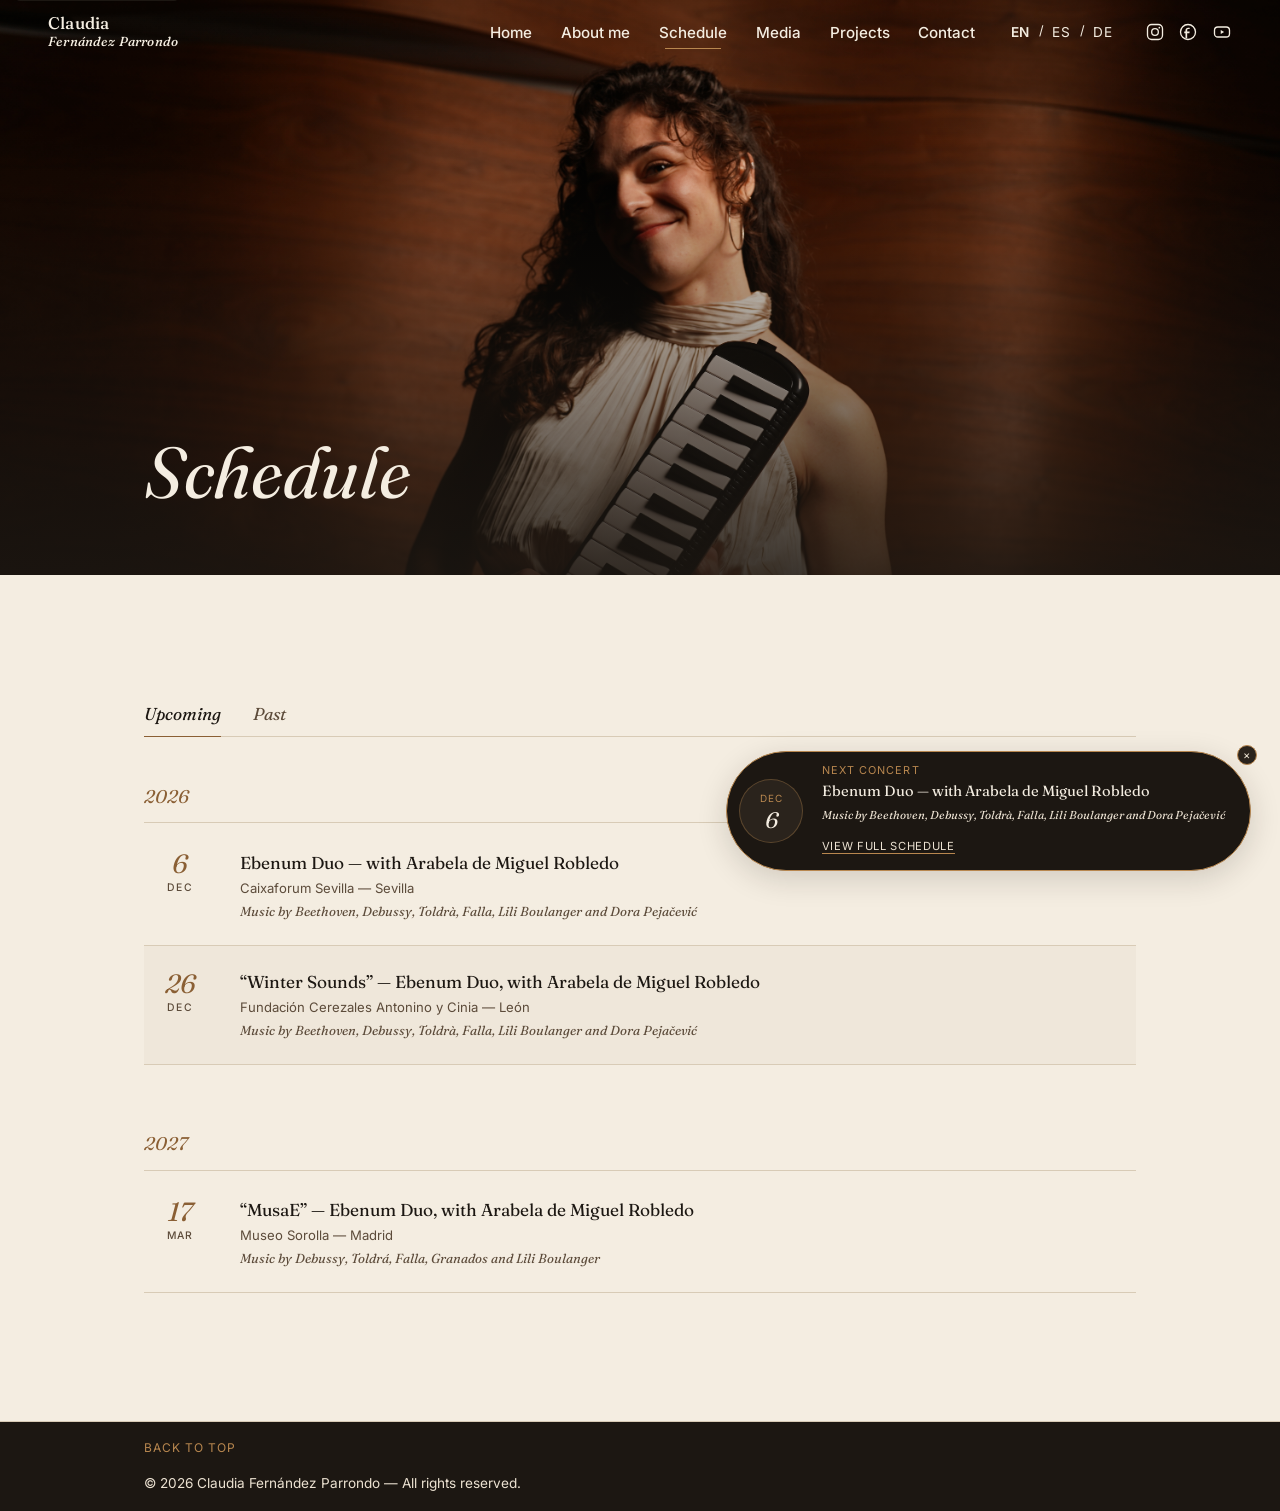
<file: schedule/index.html>
<!DOCTYPE html>
<html lang="en">
<head>
<meta charset="UTF-8">
<meta name="viewport" content="width=device-width, initial-scale=1.0">
<title>Schedule — Claudia Fernández Parrondo</title>
<meta name="description" content="Upcoming concerts and performances by pianist Claudia Fernández Parrondo.">

<!-- SEO -->
<link rel="canonical" href="https://www.claudiafernandezparrondo.com/schedule">
<meta name="robots" content="index, follow">
<meta name="author" content="Claudia Fernández Parrondo">

<!-- Open Graph (Facebook, Instagram, WhatsApp, LinkedIn) -->
<meta property="og:type" content="website">
<meta property="og:site_name" content="Claudia Fernández Parrondo">
<meta property="og:title" content="Schedule — Claudia Fernández Parrondo">
<meta property="og:description" content="Upcoming concerts and performances by pianist Claudia Fernández Parrondo.">
<meta property="og:image" content="https://www.claudiafernandezparrondo.com/assets/og-image.jpg">
<meta property="og:image:width" content="1200">
<meta property="og:image:height" content="630">
<meta property="og:url" content="https://www.claudiafernandezparrondo.com/schedule">
<meta property="og:locale" content="en_US">
<meta property="og:locale:alternate" content="es_ES">
<meta property="og:locale:alternate" content="de_DE">

<!-- Twitter Card -->
<meta name="twitter:card" content="summary_large_image">
<meta name="twitter:title" content="Schedule — Claudia Fernández Parrondo">
<meta name="twitter:description" content="Upcoming concerts and performances by pianist Claudia Fernández Parrondo.">
<meta name="twitter:image" content="https://www.claudiafernandezparrondo.com/assets/images/og-image.jpg">

<!-- Structured data (Google rich results) -->
<script type="application/ld+json">
{
  "@context": "https://schema.org",
  "@type": "CollectionPage",
  "name": "Schedule — Claudia Fernández Parrondo",
  "description": "Upcoming concerts and performances by pianist Claudia Fernández Parrondo.",
  "url": "https://www.claudiafernandezparrondo.com/schedule",
  "isPartOf": {
    "@type": "WebSite",
    "name": "Claudia Fernández Parrondo",
    "url": "https://www.claudiafernandezparrondo.com/"
  },
  "about": {
    "@type": "Person",
    "name": "Claudia Fernández Parrondo",
    "jobTitle": "Pianist",
    "url": "https://www.claudiafernandezparrondo.com/"
  }
}
</script>

<link rel="preconnect" href="https://fonts.googleapis.com">
<link rel="preconnect" href="https://fonts.gstatic.com" crossorigin>
<link
  href="https://fonts.googleapis.com/css2?family=Fraunces:ital,opsz,wght@0,9..144,300;0,9..144,400;0,9..144,500;0,9..144,600;1,9..144,400&family=Inter:wght@400;500;600&display=swap"
  rel="stylesheet"
>
<link rel="stylesheet" href="/css/style.css">
</head>
<body id="top">

<a class="skip-link" href="#main">Skip to content</a>

<header class="site-header">
  <div class="site-header__inner">
    <a class="site-header__name" href="/">Claudia<span class="site-header__surname">Fernández Parrondo</span></a>

    <nav class="primary-nav" id="primaryNav" aria-label="Primary navigation">
      <ul class="primary-nav__list">
      <li><a href="/" data-i18n="nav.home">Home</a></li>
        <li><a href="/bio" data-i18n="nav.bio">Biography</a></li>
        <li><a href="/schedule" data-i18n="nav.schedule" aria-current="page">Schedule</a></li>
        <li><a href="/media" data-i18n="nav.media">Media</a></li>
        <li><a href="/projects" data-i18n="nav.projects">Projects</a></li>
        <li><a href="/contact" data-i18n="nav.contact">Contact</a></li>
      </ul>

      <!-- MOBILE SOCIALS -->
      <div class="social-icons social-icons--in-nav">
        <a href="https://www.instagram.com/cfpianist/" target="_blank" rel="noopener noreferrer" aria-label="Instagram">
          <svg viewBox="0 0 24 24" width="20" height="20" fill="none" stroke="currentColor" stroke-width="1.6">
            <rect x="3" y="3" width="18" height="18" rx="5"/>
            <circle cx="12" cy="12" r="4"/>
            <circle cx="17.2" cy="6.8" r="1" fill="currentColor" stroke="none"/>
          </svg>
        </a>
        <a href="https://www.facebook.com/ClauFPianist" target="_blank" rel="noopener noreferrer" aria-label="Facebook">
          <svg viewBox="0 0 24 24" width="20" height="20" fill="none" stroke="currentColor" stroke-width="1.6">
            <circle cx="12" cy="12" r="9"/>
            <path d="M14 8.5h-1.5c-.9 0-1.5.6-1.5 1.5v1.5H14l-.3 2H11v6h-2v-6H7.5v-2H9V10c0-1.9 1.3-3.2 3.2-3.2H14z" fill="currentColor" stroke="none"/>
          </svg>
        </a>
        <a href="https://www.youtube.com/@CFPianist" target="_blank" rel="noopener noreferrer" aria-label="YouTube">
          <svg viewBox="0 0 24 24" width="20" height="20" fill="none" stroke="currentColor" stroke-width="1.6">
            <rect x="3" y="6" width="18" height="12" rx="4"/>
            <path d="M10.5 9.7v4.6l4-2.3z" fill="currentColor" stroke="none"/>
          </svg>
        </a>
      </div>
    </nav>

    <!-- LANGUAGE SWITCH -->
    <div class="lang-switch" role="group" aria-label="Language selection">
      <button class="lang-switch__btn is-active" type="button" data-lang="en" aria-pressed="true">EN</button>
      <span class="lang-switch__separator" aria-hidden="true">/</span>
      <button class="lang-switch__btn" type="button" data-lang="es" aria-pressed="false">ES</button>
      <span class="lang-switch__separator" aria-hidden="true">/</span>
      <button class="lang-switch__btn" type="button" data-lang="de" aria-pressed="false">DE</button>
    </div>

    <!-- DESKTOP SOCIALS -->
    <div class="social-icons social-icons--in-header">
      <a href="https://www.instagram.com/cfpianist/" target="_blank" rel="noopener noreferrer" aria-label="Instagram">
        <svg viewBox="0 0 24 24" width="20" height="20" fill="none" stroke="currentColor" stroke-width="1.6">
          <rect x="3" y="3" width="18" height="18" rx="5"/>
          <circle cx="12" cy="12" r="4"/>
          <circle cx="17.2" cy="6.8" r="1" fill="currentColor" stroke="none"/>
        </svg>
      </a>
      <a href="https://www.facebook.com/ClauFPianist" target="_blank" rel="noopener noreferrer" aria-label="Facebook">
        <svg viewBox="0 0 24 24" width="20" height="20" fill="none" stroke="currentColor" stroke-width="1.6">
          <circle cx="12" cy="12" r="9"/>
          <path d="M14 8.5h-1.5c-.9 0-1.5.6-1.5 1.5v1.5H14l-.3 2H11v6h-2v-6H7.5v-2H9V10c0-1.9 1.3-3.2 3.2-3.2H14z" fill="currentColor" stroke="none"/>
        </svg>
      </a>
      <a href="https://www.youtube.com/@CFPianist" target="_blank" rel="noopener noreferrer" aria-label="YouTube">
        <svg viewBox="0 0 24 24" width="20" height="20" fill="none" stroke="currentColor" stroke-width="1.6">
          <rect x="3" y="6" width="18" height="12" rx="4"/>
          <path d="M10.5 9.7v4.6l4-2.3z" fill="currentColor" stroke="none"/>
        </svg>
      </a>
    </div>

    <!-- MOBILE MENU BUTTON -->
    <button id="navToggle" class="nav-toggle" type="button" aria-expanded="false" aria-controls="primaryNav" aria-label="Open navigation menu">
      <span class="nav-toggle__bar"></span>
      <span class="nav-toggle__bar"></span>
      <span class="nav-toggle__bar"></span>
      <span class="sr-only" data-i18n="menuToggle">Menu</span>
    </button>
  </div>
  <div class="scroll-progress" id="scrollProgress"></div>
</header>

<main id="main">

  <section class="page-hero page-hero--schedule" aria-label="Schedule">
    <div class="page-hero__media">
      <img
        class="page-hero__image"
        src="/assets/schedule-hero.jpg"
        alt=""
        fetchpriority="high"
      >
      <div class="page-hero__scrim" aria-hidden="true"></div>
    </div>
    <div class="page-hero__content">
      <h1 class="page-hero__title" data-i18n="sections.schedule">Schedule</h1>
    </div>
  </section>

<section class="section section--schedule" id="schedule">
  <div class="section__inner">

    <div class="schedule-tabs" role="tablist">
      <button type="button" class="schedule-tab is-active" id="tabUpcoming" data-target="upcoming" data-i18n="scheduleTabUpcoming">Upcoming</button>
      <button type="button" class="schedule-tab" id="tabPast" data-target="past" data-i18n="scheduleTabPast">Past</button>
    </div>

    <ul class="schedule-list" id="scheduleList"></ul>
    <p class="empty-state" id="scheduleEmpty" data-i18n="scheduleEmpty" hidden>New concert dates will be announced soon.</p>

    <ul class="schedule-list schedule-list--past" id="schedulePastList" hidden></ul>
    <p class="empty-state" id="schedulePastEmpty" data-i18n="schedulePastEmpty" hidden>No past concerts yet.</p>

  </div>
</section>

</main>

<footer class="site-footer">
  <div class="site-footer__inner">
    <a href="#top" class="site-footer__top" data-i18n="backToTop">Back to top</a>
    <p class="site-footer__rights">&copy; <span id="year"></span> Claudia Fernández Parrondo — <span data-i18n="footerRights">All rights reserved.</span></p>
  </div>
</footer>

<script src="/js/i18n.js"></script>
<script src="/js/main.js"></script>
</body>
</html>
</file>
<file: css/style.css>
/* ==========================================================================
   Claudia Fernández Parrondo — Piano
   Design tokens: "Golden Hour"
   ========================================================================== */


/* ==========================================================================
   DESIGN TOKENS
   ========================================================================== */

:root {
  /* Colors */
  --color-ink: #1c1712;
  --color-ink-soft: #2a231c;
  --color-parchment: #f4ede1;
  --color-parchment-dim: #ece2d2;
  --color-amber: #b8874f;
  --color-amber-deep: #8a5f34;
  --color-coffee: #5c4b3a;
  --color-line: #d8cbb6;
  --color-white: #fffdf9;

  /* Typography */
--font-display: "Fraunces", "Iowan Old Style", Georgia, serif;
--font-body: "Inter", -apple-system, BlinkMacSystemFont, "Segoe UI", sans-serif;

  --step-name: clamp(2.6rem, 8vw + 1rem, 6.5rem);
  --step-h2: clamp(1.8rem, 4vw + 1rem, 3rem);
  --step-h3: clamp(1.1rem, 1.5vw + 0.8rem, 1.4rem);
  --step-body: clamp(1rem, 0.4vw + 0.9rem, 1.15rem);
  --step-eyebrow: clamp(0.72rem, 0.3vw + 0.65rem, 0.85rem);

  /* Layout */
  --content-max: 68rem;
  --content-pad: 1.25rem;
  --space-section: clamp(4rem, 10vw, 8rem);
  --header-height: 5rem;

  /* Motion */
  --ease: cubic-bezier(0.22, 1, 0.36, 1);
}


/* ==========================================================================
   RESPONSIVE TOKENS
   ========================================================================== */

@media (min-width: 700px) {
  :root {
    --content-pad: 3rem;
  }
}


/* ==========================================================================
   RESET / BASE
   ========================================================================== */

*,
*::before,
*::after {
  box-sizing: border-box;
}

html {
  scroll-behavior: smooth;
}

body {
  margin: 0;
  padding-top: var(--header-height);

  background: var(--color-parchment);
  color: var(--color-ink);

  font-family: var(--font-body);
  font-size: var(--step-body);
  line-height: 1.6;

  -webkit-font-smoothing: antialiased;
}

img {
  display: block;
  max-width: 100%;
}

a {
  color: inherit;
}

ul {
  margin: 0;
  padding: 0;
  list-style: none;
}

h1,
h2,
h3,
p {
  margin: 0;
}


/* ==========================================================================
   ACCESSIBILITY
   ========================================================================== */

.sr-only {
  position: absolute;

  width: 1px;
  height: 1px;

  padding: 0;
  margin: -1px;

  overflow: hidden;

  clip: rect(0, 0, 0, 0);

  white-space: nowrap;
  border: 0;
}

.skip-link {
  position: absolute;
  top: -3rem;
  left: 1rem;

  z-index: 1000;

  padding: 0.6rem 1rem;

  background: var(--color-ink);
  color: var(--color-parchment);

  border-radius: 0 0 4px 4px;

  transition: top 0.2s var(--ease);
}

.skip-link:focus {
  top: 0;
}

:focus-visible {
  outline: 2px solid var(--color-amber);
  outline-offset: 3px;
}


/* ==========================================================================
   MOTION — SCROLL REVEAL
   ========================================================================== */

.reveal {
  opacity: 0;
  transform: translateY(24px);

  transition:
    opacity 1.4s var(--ease),
    transform 1.4s var(--ease);
}

.reveal.is-visible {
  opacity: 1;
  transform: translateY(0);
}


/* ==========================================================================
   HEADER
   ========================================================================== */

.site-header {
  position: fixed;
  top: 0;
  right: 0;
  left: 0;

  z-index: 100;

  width: 100%;

  background: rgba(244, 237, 225, 0);
  border-bottom: 1px solid transparent;

  backdrop-filter: blur(0px);
  -webkit-backdrop-filter: blur(0px);

transition:
    background-color 1s ease,
    border-color 1s ease,
    backdrop-filter 1s ease,
    -webkit-backdrop-filter 1s ease;
}

.site-header.is-scrolled {
  background: rgba(244, 237, 225, 0.45);

  backdrop-filter: blur(6px);
  -webkit-backdrop-filter: blur(6px);

  border-bottom-color: var(--color-line);
}

.site-header.is-scrolled {
  background: rgba(244, 237, 225, 0.6);

  backdrop-filter: blur(8px);
  -webkit-backdrop-filter: blur(8px);

  border-bottom-color: var(--color-line);
}

.site-header:not(.is-scrolled) .site-header__name,
.site-header:not(.is-scrolled) .site-header__surname,
.site-header:not(.is-scrolled) .primary-nav__list a,
.site-header:not(.is-scrolled) .lang-switch__btn,
.site-header:not(.is-scrolled) .lang-switch__separator,
.site-header:not(.is-scrolled) .social-icons a {
  color: var(--color-parchment);
}

.site-header:not(.is-scrolled) .nav-toggle__bar {
  background: var(--color-parchment);
}

.site-header__inner {
  display: flex;
  align-items: center;

  width: 100%;

  margin: 0 auto;
  padding: 0.9rem var(--content-pad);

  gap: 0;
}


/* --------------------------------------------------------------------------
   Header — Scroll progress
   -------------------------------------------------------------------------- */

.scroll-progress {
  position: absolute;
  left: 0;
  bottom: -1px;

  z-index: 101;

  width: 0%;
  height: 2px;

  background: linear-gradient(
    to right,
    var(--color-amber-deep),
    var(--color-amber)
  );

  transition: width 0.1s linear;
}


/* --------------------------------------------------------------------------
   Header — Name
   -------------------------------------------------------------------------- */

.site-header__name {
  display: flex;
  flex-direction: column;

  flex-shrink: 0;

  font-family: var(--font-display);
  font-size: 1.05rem;
  font-weight: 500;
  line-height: 1.15;

  letter-spacing: 0.01em;
  text-decoration: none;

  transition: color 0.3s ease;
}

.site-header__surname {
  color: var(--color-coffee);

  font-size: 0.78em;
  font-style: italic;

  transition: color 0.3s ease;
}


/* --------------------------------------------------------------------------
   Header — Navigation
   -------------------------------------------------------------------------- */

.primary-nav {
  display: none;
}

.primary-nav__list {
  display: flex;
  align-items: center;

  gap: 1.8rem;
}

.primary-nav__list a {
  position: relative;

  color: var(--color-ink);

  font-family: var(--font-body);
  font-size: 0.95rem;
  font-weight: 500;

  white-space: nowrap;
  text-decoration: none;

  transition: color 0.2s var(--ease);
}

.primary-nav__list a:hover,
.primary-nav__list a:focus-visible {
  color: var(--color-amber-deep);
}

.primary-nav__list a[aria-current="page"] {
  color: var(--color-amber-deep);
}

.primary-nav__list a::after {
  content: "";

  position: absolute;
  left: 50%;
  bottom: -0.45rem;

  width: 0;
  height: 1px;

  background: var(--color-amber);

  transform: translateX(-50%);

  transition: width 0.35s var(--ease);
}

.primary-nav__list a[aria-current="page"]::after,
.primary-nav__list a:hover::after,
.primary-nav__list a:focus-visible::after {
  width: 3.5rem;
}


/* --------------------------------------------------------------------------
   Header — Social icons
   -------------------------------------------------------------------------- */

.social-icons {
  display: flex;
  align-items: center;

  gap: 0.85rem;
}

.social-icons a {
  display: flex;

  color: var(--color-ink);

  transition: color 0.2s var(--ease);
}

.social-icons a:hover,
.social-icons a:focus-visible {
  color: var(--color-amber-deep);
}

.social-icons--in-header {
  display: none;
}

.social-icons--in-nav {
  margin-top: 2.5rem;
  padding-top: 1.5rem;

  border-top: 1px solid rgba(244, 237, 225, 0.2);
}

.social-icons--in-nav a {
  color: var(--color-parchment);
}

.social-icons--in-nav a:hover,
.social-icons--in-nav a:focus-visible {
  color: var(--color-amber);
}


/* --------------------------------------------------------------------------
   Header — Language switch
   -------------------------------------------------------------------------- */

.lang-switch {
  display: none;
  align-items: center;

  flex-shrink: 0;

  gap: 0.55rem;

  white-space: nowrap;
}

.lang-switch__btn {
  padding: 0.2rem 0;

  background: none;
  border: none;

  color: var(--color-ink);

  font-family: var(--font-body);
  font-size: 0.85rem;

  letter-spacing: 0.05em;

  cursor: pointer;

  transition: color 0.2s var(--ease);
}

.lang-switch__btn:hover,
.lang-switch__btn:focus-visible {
  color: var(--color-amber-deep);
}

.lang-switch__btn.is-active {
  color: var(--color-amber-deep);
  font-weight: 600;
}

.lang-switch__separator {
  color: var(--color-line);

  font-size: 0.8rem;

  user-select: none;
}


/* ==========================================================================
   MOBILE NAVIGATION
   ========================================================================== */

@media (max-width: 899px) {

  /* ------------------------------------------------------------------------
     Mobile — Menu toggle
     ------------------------------------------------------------------------ */

  .nav-toggle {
    position: relative;
    z-index: 110;

    display: flex;
    flex-direction: column;
    justify-content: center;
    align-items: center;

    width: 2.5rem;
    height: 2.5rem;

    margin-left: auto;
    padding: 0;

    background: transparent;
    border: 0;

    cursor: pointer;
  }

  .nav-toggle__bar {
    position: absolute;

    width: 1.7rem;
    height: 1px;

    background: var(--color-ink);

    transition:
      transform 0.45s var(--ease),
      opacity 0.3s ease,
      background-color 0.3s ease;
  }

  .nav-toggle__bar:nth-child(1) {
    transform: translateY(-5px);
  }

  .nav-toggle__bar:nth-child(2) {
    transform: translateY(5px);
  }

  /* Open state — hamburger becomes X */

  .nav-toggle[aria-expanded="true"] .nav-toggle__bar {
    background: var(--color-parchment);
  }

  .nav-toggle[aria-expanded="true"] .nav-toggle__bar:nth-child(1) {
    transform: rotate(45deg);
  }

  .nav-toggle[aria-expanded="true"] .nav-toggle__bar:nth-child(2) {
    transform: rotate(-45deg);
  }

  .nav-toggle[aria-expanded="true"] .nav-toggle__bar:nth-child(3) {
    opacity: 0;
  }


  /* ------------------------------------------------------------------------
     Mobile — Header open state
     ------------------------------------------------------------------------ */

  .site-header:has(.nav-toggle[aria-expanded="true"]) {
    background: var(--color-ink);

    border-bottom-color: rgba(244, 237, 225, 0.12);
  }

  .site-header:has(.nav-toggle[aria-expanded="true"]) .site-header__name,
  .site-header:has(.nav-toggle[aria-expanded="true"]) .site-header__surname {
    color: var(--color-parchment);
  }


/* Mobile — Full-screen navigation */
.primary-nav {
  position: fixed;
  inset: 0;
  z-index: 100;
  display: flex;
  flex-direction: column;
  align-items: center;
  width: 100%;
  height: 100dvh;

  /* espaço para os idiomas */
  padding:
    calc(var(--header-height) + 6rem)
    var(--content-pad)
    3rem;

  background: rgba(28, 23, 18, 0.95);
  backdrop-filter: blur(14px);
  -webkit-backdrop-filter: blur(14px);
  color: var(--color-parchment);

  transform: translateY(-100%);
  visibility: hidden;

  transition:
    transform 0.55s var(--ease),
    visibility 0s linear 0.55s;
}

.primary-nav.is-open {
  transform: translateY(0);
  visibility: visible;

  transition:
    transform 0.55s var(--ease),
    visibility 0s linear 0s;
}

/* Mobile — Languages */
.lang-switch {
  display: none;
}

.primary-nav.is-open ~ .lang-switch {
  position: fixed;
  top: calc(var(--header-height) + 2.2rem);
  left: 0;
  right: 0;
  z-index: 105;

  display: flex;
  justify-content: center;
  align-items: center;

  width: auto;
  margin: 0;
  padding: 0;

  gap: 0.8rem;
  border: 0;
}

.lang-switch__btn {
  padding: 0.2rem;
  background: none;
  border: 0;

  color: rgba(244, 237, 225, 0.55);

  font-family: var(--font-body);
  font-size: 0.68rem;
  font-weight: 500;
  letter-spacing: 0.12em;

  cursor: pointer;
  transition: color 0.25s ease;
}

.lang-switch__btn.is-active,
.lang-switch__btn:hover,
.lang-switch__btn:focus-visible {
  color: var(--color-amber);
}

.lang-switch__separator {
  color: rgba(244, 237, 225, 0.25);
  font-size: 0.65rem;
}

/* Links */
.primary-nav__list {
  display: flex;
  flex-direction: column;
  align-items: center;
  justify-content: center;
  width: 100%;
  margin: 0;
  padding: 0;
  gap: 1.5rem;
  list-style: none;
  text-align: center;
}

.primary-nav__list li {
  display: block;
  width: 100%;
  margin: 0;
  padding: 0;
  overflow: hidden;
  text-align: center;
}

.primary-nav__list a {
  position: relative;
  display: block;
  width: 100%;
  margin: 0;
  padding: 0;

  color: var(--color-parchment);

  font-family: var(--font-display);
  font-size: clamp(2rem, 8vw, 3.5rem);
  font-weight: 400;
  line-height: 1.08;
  letter-spacing: -0.025em;
  text-align: center;

  transform: translateY(120%);
  opacity: 0;

  transition:
    transform 0.55s var(--ease),
    opacity 0.4s ease,
    color 0.25s ease;
}

.primary-nav.is-open .primary-nav__list a {
  transform: translateY(0);
  opacity: 1;
}

.primary-nav.is-open .primary-nav__list li:nth-child(1) a {
  transition-delay: 0.08s;
}

.primary-nav.is-open .primary-nav__list li:nth-child(2) a {
  transition-delay: 0.13s;
}

.primary-nav.is-open .primary-nav__list li:nth-child(3) a {
  transition-delay: 0.18s;
}

.primary-nav.is-open .primary-nav__list li:nth-child(4) a {
  transition-delay: 0.23s;
}

.primary-nav.is-open .primary-nav__list li:nth-child(5) a {
  transition-delay: 0.28s;
}

.primary-nav.is-open .primary-nav__list li:nth-child(6) a {
  transition-delay: 0.33s;
}

.primary-nav__list a:hover,
.primary-nav__list a:focus-visible {
  color: var(--color-amber);
}


/* Social icons */
.primary-nav .social-icons--in-nav {
  display: flex;
  justify-content: center;
  align-items: center;
  width: auto;

  /* espaço entre links e socials */
  margin: 4rem 0 0;

  padding: 1.4rem 0 0;

  gap: 1.7rem;

  border-top: 1px solid rgba(244, 237, 225, 0.22);
}

.primary-nav .social-icons--in-nav a {
  display: flex;
  align-items: center;
  justify-content: center;

  color: rgba(244, 237, 225, 0.72);

  transition: color 0.25s ease;
}

.primary-nav .social-icons--in-nav a:hover,
.primary-nav .social-icons--in-nav a:focus-visible {
  color: var(--color-amber);
}


/* Social icon size */
.primary-nav .social-icons--in-nav svg {
  width: 1.35rem;
  height: 1.35rem;
}


  /* ------------------------------------------------------------------------
     Mobile — Prevent page scrolling
     ------------------------------------------------------------------------ */

  body.menu-open {
    overflow: hidden;
  }

  /* Hide floating concert card while menu is open */

  body.menu-open .floating-concert {
    opacity: 0;
    visibility: hidden;
    pointer-events: none;
    transform: translateY(10px);
  }

}


/* ==========================================================================
   DESKTOP HEADER
   ========================================================================== */

@media (min-width: 900px) {

  .site-header__inner {
    width: 100%;

    padding-right: var(--content-pad);
    padding-left: var(--content-pad);
  }

  .primary-nav {
    display: block;

    margin-left: auto;
  }

  .primary-nav__list {
    display: flex;
    align-items: center;

    gap: 1.8rem;
  }

  .primary-nav__list a {
    color: var(--color-ink);
  }

  .lang-switch {
    display: flex;

    margin-left: 2.2rem;
  }

  .social-icons--in-header {
    display: flex;

    margin-left: 2rem;
  }

  .social-icons--in-nav,
  .nav-toggle {
    display: none;
  }
}


/* ==========================================================================
   HERO
   ========================================================================== */

.hero {
  position: relative;

  display: flex;
  align-items: flex-end;

  min-height: calc(93svh + var(--header-height));

  margin-top: calc(-1 * var(--header-height));

  overflow: hidden;
}

.hero__media {
  position: absolute;
  inset: 0;
}

.hero__image {
  width: 100%;
  height: 100%;

  object-fit: cover;
  object-position: 30% 0%;
}

.hero__scrim {
  position: absolute;
  inset: 0;

  background: linear-gradient(
    to top,
    rgba(28, 23, 18, 0.6) 0%,
    rgba(28, 23, 18, 0.35) 32%,
    rgba(28, 23, 18, 0.02) 60%
  );
}

.hero__content {
  position: relative;
  z-index: 2;

  width: 100%;
  max-width: var(--content-max);

  margin: 0 auto;

  padding:
    0
    var(--content-pad)
    clamp(2.5rem, 8vh, 5rem);

  color: var(--color-parchment);
}

.hero__eyebrow {
  margin-bottom: 0.8rem;

  color: var(--color-amber);

  font-size: var(--step-eyebrow);

  text-transform: uppercase;
  letter-spacing: 0.22em;
}

.hero__name {
  font-family: var(--font-display);
  font-size: var(--step-name);
  font-weight: 400;
  line-height: 0.95;

  letter-spacing: -0.01em;
}

.hero__name-line {
  display: block;
}

.hero__name-line--last {
  color: var(--color-parchment-dim);

  font-style: italic;
  font-weight: 300;
}

.hero__tagline {
  max-width: 30rem;

  margin-top: 1.4rem;

  color: var(--color-parchment-dim);

  font-size: clamp(1rem, 0.4vw + 0.95rem, 1.2rem);
}

.hero__cta {
  display: inline-flex;
  flex-direction: column;

  gap: 0.4rem;

  margin-top: 2.4rem;

  color: var(--color-parchment);

  font-size: 0.85rem;

  letter-spacing: 0.12em;
  text-decoration: none;
  text-transform: uppercase;
}

.hero__cta-line {
  display: block;

  width: 2.5rem;
  height: 1px;

  background: var(--color-amber);

  transition: width 0.3s var(--ease);
}

.hero__cta:hover .hero__cta-line,
.hero__cta:focus-visible .hero__cta-line {
  width: 4.5rem;
}


/* ==========================================================================
   BIO HERO
   ========================================================================== */

.page-hero {
  position: relative;

  display: flex;
  align-items: flex-end;

  height: calc(clamp(320px, 55vh, 560px) + var(--header-height));

  margin-top: calc(-1 * var(--header-height));

  overflow: hidden;
}

.page-hero__media {
  position: absolute;
  inset: 0;
}

.page-hero__image {
  width: 100%;
  height: 100%;

  object-fit: cover;
  object-position: center 0%;
}

.page-hero__scrim {
  position: absolute;
  inset: 0;

  background: linear-gradient(
    to top,
    rgba(28, 23, 18, 0.85) 0%,
    rgba(28, 23, 18, 0.35) 45%,
    rgba(28, 23, 18, 0.05) 75%
  );
}

.page-hero__content {
  position: relative;
  z-index: 2;

  width: 100%;
  max-width: var(--content-max);

  margin: 0 auto;

  padding:
    0
    var(--content-pad)
    clamp(1.5rem, 5vh, 3rem);
}

.page-hero__title {
  color: var(--color-parchment);

  font-family: var(--font-display);
  font-size: clamp(2.2rem, 6vw + 1rem, 4.5rem);
  font-style: italic;
  font-weight: 400;
}


/* ==========================================================================
   SECTIONS
   ========================================================================== */

.section {
  padding: var(--space-section) 0;

  border-bottom: 1px solid var(--color-line);
}

.section__inner {
  max-width: var(--content-max);

  margin: 0 auto;
  padding: 0 var(--content-pad);
}

.section__title {
  display: flex;
  align-items: baseline;

  gap: 1.1rem;

  margin-bottom: clamp(2rem, 5vw, 3.5rem);

  font-family: var(--font-display);
  font-size: var(--step-h2);
  font-weight: 400;
}

.section__title-rule {
  flex-shrink: 0;

  width: clamp(2rem, 6vw, 4rem);
  height: 1px;

  background: var(--color-amber);
}


/* ==========================================================================
   BIO TEASER
   ========================================================================== */

.bio-teaser__text {
  max-width: 38rem;

  margin-bottom: 1.8rem;

  color: var(--color-ink-soft);

  font-family: var(--font-display);
  font-size: clamp(1.1rem, 0.5vw + 1rem, 1.35rem);
  font-weight: 300;
  line-height: 1.5;
}

.text-link {
  display: inline-flex;
  flex-direction: column;

  gap: 0.4rem;

  color: var(--color-amber-deep);

  font-size: 0.85rem;

  letter-spacing: 0.12em;
  text-decoration: none;
  text-transform: uppercase;
}

.text-link__line {
  display: block;

  width: 2.5rem;
  height: 1px;

  background: var(--color-amber);

  transition: width 0.3s var(--ease);
}

.text-link:hover .text-link__line,
.text-link:focus-visible .text-link__line {
  width: 4.5rem;
}


/* ==========================================================================
   BIO
   ========================================================================== */

.bio__text {
  display: flex;
  flex-direction: column;

  max-width: 42rem;

  gap: 1.3rem;

  color: var(--color-ink-soft);

  font-size: var(--step-body);

  text-align: justify;
  hyphens: auto;
}

.bio__text p {
  margin: 0;
}


/* --------------------------------------------------------------------------
   Bio — Venues
   -------------------------------------------------------------------------- */

.venues {
  margin-top: clamp(3rem, 6vw, 4.5rem);
  padding-top: clamp(2rem, 4vw, 3rem);

  border-top: 1px solid var(--color-line);
}

.venues__title {
  margin-bottom: 1.2rem;

  color: var(--color-amber-deep);

  font-size: var(--step-eyebrow);

  letter-spacing: 0.15em;
  text-transform: uppercase;
}

.venues__list {
  display: flex;
  flex-wrap: wrap;

  gap: 0.6rem 1rem;
}

.venues__list li {
  color: var(--color-coffee);

  font-family: var(--font-display);
  font-size: 1.05rem;
  font-style: italic;
}

.venues__list li:not(:last-child)::after {
  content: "·";

  margin-left: 1rem;

  color: var(--color-amber);

  font-style: normal;
}


/* ==========================================================================
   SCHEDULE
   ========================================================================== */

/* --------------------------------------------------------------------------
   Schedule — Tabs
   -------------------------------------------------------------------------- */

.schedule-tabs {
  display: flex;
  align-items: flex-end;

  gap: 2rem;

  margin-bottom: 2.8rem;

  border-bottom: 1px solid var(--color-line);
}

.schedule-tab {
  position: relative;

  padding: 0 0 0.75rem;

  background: none;
  border: none;

  color: var(--color-coffee);

  font-family: var(--font-display);
  font-size: 1.08rem;
  font-style: italic;
  font-weight: 400;

  cursor: pointer;

  transition: color 0.25s var(--ease);
}

.schedule-tab::after {
  content: "";

  position: absolute;
  left: 0;
  bottom: -1px;

  width: 100%;
  height: 1px;

  background: var(--color-amber-deep);

  transform: scaleX(0);
  transform-origin: left;

  transition: transform 0.3s var(--ease);
}

.schedule-tab.is-active {
  color: var(--color-ink);
}

.schedule-tab.is-active::after {
  transform: scaleX(1);
}

.schedule-tab:hover,
.schedule-tab:focus-visible {
  color: var(--color-amber-deep);
}


/* --------------------------------------------------------------------------
   Schedule — Lists
   -------------------------------------------------------------------------- */

.schedule-list {
  display: flex;
  flex-direction: column;
}

.schedule-list[hidden] {
  display: none !important;
}


/* --------------------------------------------------------------------------
   Schedule — Years
   -------------------------------------------------------------------------- */

.schedule-year {
  position: relative;

  margin-top: 3.2rem;
  padding: 0 0 0.7rem;

  color: var(--color-amber-deep);

  font-family: var(--font-display);
  font-size: 1.15rem;
  font-style: italic;
  font-weight: 400;

  border-bottom: 1px solid var(--color-line);
}

.schedule-year:first-child {
  margin-top: 0;
}

.schedule-year:not(:first-child) {
  margin-top: 4rem;
}


/* --------------------------------------------------------------------------
   Schedule — Items
   -------------------------------------------------------------------------- */

.schedule-item {
  display: grid;

  grid-template-columns: 4.5rem minmax(0, 1fr);

  column-gap: 1.5rem;

  padding: 1.5rem 0.75rem 1.5rem 0;

  border-bottom: 1px solid var(--color-line);

  transition:
    background-color 0.3s var(--ease),
    padding-left 0.3s var(--ease),
    border-color 0.3s var(--ease);
}

.schedule-item:nth-child(even of .schedule-item) {
  background: rgba(216, 203, 182, 0.18);
}

.schedule-year + .schedule-item {
  padding-top: 1.7rem;
}


/* --------------------------------------------------------------------------
   Schedule — Hover
   -------------------------------------------------------------------------- */

.schedule-item:hover {
  padding-left: 0.75rem;

  background: rgba(184, 135, 79, 0.1);

  border-bottom-color: var(--color-amber);
}

.schedule-item:hover .schedule-item__day {
  color: var(--color-ink);
}

.schedule-item:hover .schedule-item__title {
  color: var(--color-amber-deep);
}


/* --------------------------------------------------------------------------
   Schedule — Date
   -------------------------------------------------------------------------- */

.schedule-item__datebox {
  display: flex;
  flex-direction: column;
  align-items: center;
  justify-content: flex-start;

  padding-top: 0.05rem;

  line-height: 1;
  text-align: center;
}

.schedule-item__day {
  color: var(--color-amber-deep);

  font-family: var(--font-display);
  font-size: 1.65rem;
  font-style: italic;
  font-weight: 400;

  transition: color 0.25s var(--ease);
}

.schedule-item__month {
  margin-top: 0.35rem;

  color: var(--color-coffee);

  font-family: var(--font-body);
  font-size: 0.65rem;
  font-weight: 500;

  letter-spacing: 0.12em;
  text-transform: uppercase;
}


/* --------------------------------------------------------------------------
   Schedule — Information
   -------------------------------------------------------------------------- */

.schedule-item__info {
  min-width: 0;
}

.schedule-item__title {
  margin: 0 0 0.3rem;

  color: var(--color-ink);

  font-family: var(--font-display);
  font-size: 1.08rem;
  font-weight: 400;
  line-height: 1.35;

  white-space: pre-line;

  transition: color 0.25s var(--ease);
}

.schedule-item__venue {
  margin: 0 0 0.25rem;

  color: var(--color-coffee);

  font-family: var(--font-body);
  font-size: 0.82rem;
  line-height: 1.45;
}

.schedule-item__program {
  margin: 0;

  color: var(--color-coffee);

  font-family: var(--font-display);
  font-size: 0.82rem;
  font-style: italic;
  line-height: 1.45;
}


/* --------------------------------------------------------------------------
   Schedule — Past events
   -------------------------------------------------------------------------- */

.schedule-past__title {
  margin: 3rem 0 1.5rem;
  padding-top: 2rem;

  color: var(--color-coffee);

  font-family: var(--font-display);
  font-size: 1.3rem;
  font-style: italic;

  border-top: 1px solid var(--color-line);
}

.schedule-list--past {
  opacity: 0.65;
}

.schedule-list--past .schedule-item__day,
.schedule-list--past .schedule-item__date {
  color: var(--color-coffee);
}

.schedule-list--past .schedule-item__month,
.schedule-list--past .schedule-item__venue,
.schedule-list--past .schedule-item__program {
  color: var(--color-coffee);
  opacity: 0.78;
}

.schedule-list--past .schedule-item__title {
  color: var(--color-ink-soft);
}


/* ==========================================================================
   EMPTY STATE
   ========================================================================== */

.empty-state {
  padding: 2rem 0;

  color: var(--color-coffee);

  font-family: var(--font-display);
  font-size: 1.05rem;
  font-style: italic;

  border-top: 1px solid var(--color-line);
}
/* ==========================================================================
   MEDIA — PLAYER + PLAYLIST + GALLERY
   ========================================================================== */
/* ==========================================================================
   MEDIA — PLAYER + PLAYLIST + GALLERY
   ========================================================================== */

.media-frame {
  border: 1px solid var(--color-amber-deep);
  padding: 6px;
  margin-bottom: 2rem;
}

.media-frame__inner {
  border: 2px solid var(--color-amber-deep);
  padding: 1.25rem;
}

.media-player {
  position: relative;
  aspect-ratio: 16 / 9;
  background: var(--color-ink);
  border-radius: 4px;
  overflow: hidden;
}

.media-player iframe {
  position: absolute;
  inset: 0;
  width: 100%;
  height: 100%;
  border: 0;
}

.media-player__poster {
  position: absolute;
  inset: 0;
  width: 100%;
  height: 100%;
  padding: 0;
  border: 0;
  cursor: pointer;
  background: none;
}

.media-player__poster img {
  width: 100%;
  height: 100%;
  object-fit: cover;
  display: block;
}

.media-player__scrim {
  position: absolute;
  inset: 0;
  background: rgba(28, 23, 18, 0.2);
  transition: background-color 0.25s var(--ease);
}

.media-player__poster:hover .media-player__scrim {
  background: rgba(28, 23, 18, 0.35);
}

.media-player__play {
  position: absolute;
  top: 50%;
  left: 50%;
  transform: translate(-50%, -50%);
  display: flex;
  transition: transform 0.25s var(--ease);
}

.media-player__poster:hover .media-player__play {
  transform: translate(-50%, -50%) scale(1.08);
}

.media-nowplaying {
  padding-top: 1rem;
}

.media-nowplaying__title {
  display: flex;
  align-items: center;
  width: 100%;
  gap: 0.6rem;

  padding: 0.4rem 0.9rem;

  background: var(--color-parchment-dim);
  border: 1px solid rgba(184, 135, 79, 0.3);
  border-radius: 999px;

  font-family: var(--font-display);
  font-size: 1.05rem;
  color: var(--color-ink);
}

.media-nowplaying__title-rule {
  flex-shrink: 0;
  width: 1.1rem;
  height: 1px;
  background: var(--color-amber-deep);
}

.media-label {
  display: flex;
  align-items: center;
  gap: 0.4rem;
  font-size: 0.7rem;
  letter-spacing: 0.1em;
  text-transform: uppercase;
  color: var(--color-amber-deep);
  font-weight: 600;
  margin-bottom: 0.9rem;
}

.media-playlist {
  display: grid;
  grid-template-columns: repeat(2, 1fr);
  gap: 0.6rem;
  margin-bottom: 2.5rem;
}

.media-playlist__item {
  position: relative;
  aspect-ratio: 16 / 9;
  background: var(--color-line);
  border: 1px solid var(--color-line);
  border-radius: 6px;
  overflow: hidden;
  padding: 0;
  cursor: pointer;
  text-align: left;
}

.media-playlist__item.is-active,
.media-playlist__item:hover {
  border-color: var(--color-amber);
}

.media-playlist__item img {
  width: 100%;
  height: 100%;
  object-fit: cover;
  display: block;
}

.media-playlist__scrim {
  position: absolute;
  inset: 0;
  background: linear-gradient(to top, rgba(28, 23, 18, 0.85) 0%, transparent 55%);
}

.media-playlist__title {
  position: absolute;
  bottom: 6px;
  left: 8px;
  right: 8px;
  font-size: 0.72rem;
  line-height: 1.3;
  color: var(--color-white);
}

.photo-grid {
  display: grid;
  grid-template-columns: repeat(2, 1fr);
  gap: 0.8rem;
}

.photo-grid__item {
  margin: 0;
  aspect-ratio: 1;
  overflow: hidden;
  background: var(--color-parchment-dim);
}

.photo-grid__item img {
  width: 100%;
  height: 100%;
  object-fit: cover;
  display: block;
}

.photo-grid__item--tall {
  grid-row: span 2;
  aspect-ratio: auto;
}

@media (min-width: 640px) {
  .media-playlist {
    grid-template-columns: repeat(3, 1fr);
  }

  .photo-grid {
    grid-template-columns: repeat(3, 1fr);
  }
}

/* ==========================================================================
   PROJECTS — GRID / PREVIEW
   ========================================================================== */

.projects-grid {
  display: grid;

  grid-template-columns: 1fr;

  gap: 1.8rem;

  margin-bottom: 1.8rem;
}

.project-card {
  display: block;

  color: inherit;

  text-decoration: none;
}

.project-card__media {
  position: relative;

  aspect-ratio: 4 / 3;

  overflow: hidden;
}

.project-card__image {
  width: 100%;
  height: 100%;

  object-fit: cover;

  transition: transform 0.4s var(--ease);
}

.project-card:hover .project-card__image,
.project-card:focus-visible .project-card__image {
  transform: scale(1.04);
}

.project-card__scrim {
  position: absolute;
  inset: 0;

  background: linear-gradient(
    to top,
    rgba(28, 20, 15, 0.85) 0%,
    rgba(28, 20, 15, 0.15) 55%,
    transparent 75%
  );

  pointer-events: none;
}

.project-card__title {
  position: absolute;
  left: 0;
  right: 0;
  bottom: 0.9rem;

  margin: 0;
  padding: 0 1rem;

  color: var(--color-parchment);

  font-family: var(--font-display);
  font-size: 1.3rem;
  font-style: italic;
  font-weight: 400;

  text-align: center;
}

.project-card__caption {
  margin-top: 0.8rem;

  text-align: left;
}

.project-card__eyebrow {
  margin: 0 0 0.2rem;

  color: var(--color-amber-deep);

  font-size: 0.68rem;

  text-transform: uppercase;
  letter-spacing: 0.1em;
}

.project-card__meta {
  margin: 0;

  color: var(--color-ink-soft);

  font-size: 0.85rem;
}


/* ==========================================================================
   PROJECTS — DETAILED PAGE
   ========================================================================== */

.projects-detailed {
  display: flex;
  flex-direction: column;

  gap: 3rem;
}

.project-block {
  display: grid;

  grid-template-columns: 1fr;

  grid-template-areas:
    "title"
    "image"
    "text";

  gap: 1rem;

  scroll-margin-top: var(--header-height);
}

.project-block:not(:first-child) {
  padding-top: 3rem;

  border-top: 1px solid var(--color-line);
}

.project-block__title {
  grid-area: title;

  color: var(--color-ink);

  font-family: "Allura", cursive;
  font-size: 2.2rem;
  font-weight: 700;
}

.project-block__image {
  grid-area: image;

  width: 100%;

  aspect-ratio: 4 / 3;

  object-fit: cover;
}

.project-block__text-wrap {
  grid-area: text;
}

.project-block__text {
  max-width: 38rem;

  margin-bottom: 1.2rem;

  color: var(--color-ink-soft);

  line-height: 1.6;

  text-align: justify;
  hyphens: auto;
}

/* ==========================================================================
   CONTACT
   ========================================================================== */

.section--contact {
  padding-top: clamp(5rem, 10vw, 8rem);
  padding-bottom: clamp(6rem, 12vw, 10rem);

  background: var(--color-parchment);

  border-bottom: 1px solid var(--color-line);
}

.contact__details {
  width: 100%;
  max-width: 52rem;
  margin: 0 auto;

  text-align: center;
}

.contact__block {
  display: flex;
  flex-direction: column;
  align-items: center;
}

/* --------------------------------------------------------------------------
   TITLES
   -------------------------------------------------------------------------- */

.contact__label {
  margin: 0 0 1rem;

  color: var(--color-coffee);

  font-family: var(--font-body);
  font-size: clamp(1.05rem, 1.6vw, 1.3rem);
  font-weight: 700;
  letter-spacing: 0.08em;
  line-height: 1.2;
  text-transform: uppercase;
}

/* --------------------------------------------------------------------------
   EMAIL
   -------------------------------------------------------------------------- */

.contact__email {
  display: inline-block;

  color: var(--color-ink);

  font-family: var(--font-display);
  font-size: clamp(1.15rem, 2vw, 1.5rem);
  font-style: italic;
  font-weight: 400;
  line-height: 1.3;

  text-decoration: none;

  transition: color 0.3s var(--ease);
}

.contact__email:hover,
.contact__email:focus-visible {
  color: var(--color-amber-deep);
}

/* --------------------------------------------------------------------------
   SOCIAL MEDIA
   -------------------------------------------------------------------------- */

.contact__block--social {
  margin-top: clamp(5rem, 10vw, 7rem);
}

.contact__social-links {
  display: flex;
  align-items: flex-start;
  justify-content: center;

  gap: clamp(2rem, 5vw, 4rem);
}

.contact__social-item {
  display: flex;
  flex-direction: column;
  align-items: center;

  gap: 0.7rem;
}

.contact__social-item a {
  display: flex;
  align-items: center;
  justify-content: center;

  width: 2.7rem;
  height: 2.7rem;

  color: var(--color-coffee);

  text-decoration: none;

  transition:
    color 0.25s var(--ease),
    transform 0.25s var(--ease);
}

.contact__social-item a:hover,
.contact__social-item a:focus-visible {
  color: var(--color-amber-deep);

  transform: translateY(-2px);
}

.contact__social-item svg {
  width: 1.55rem;
  height: 1.55rem;
}

.contact__social-name {
  color: var(--color-coffee);

  font-family: var(--font-body);
  font-size: 0.68rem;
  font-weight: 500;
  letter-spacing: 0.08em;
  line-height: 1.2;
  text-transform: uppercase;
}

/* --------------------------------------------------------------------------
   CONTACT HERO
   -------------------------------------------------------------------------- */

.page-hero--contact .page-hero__scrim {
  background:
    linear-gradient(
      to top,
      rgba(28, 23, 18, 0.9) 0%,
      rgba(28, 23, 18, 0.48) 42%,
      rgba(28, 23, 18, 0.08) 78%
    );
}

.page-hero--contact .page-hero__title {
  max-width: 12rem;

  font-size: clamp(2.8rem, 7vw, 5rem);
  line-height: 0.95;

  text-shadow:
    0 2px 24px rgba(28, 23, 18, 0.45);
}

.page-hero--contact .page-hero__image {
  object-position: center 25%;
}

/* --------------------------------------------------------------------------
   MOBILE
   -------------------------------------------------------------------------- */


@media (max-width: 700px) {
  .section--contact {
    padding-top: 4.5rem;
    padding-bottom: 5.5rem;
  }

  .contact__email {
    max-width: 100%;

    font-size: clamp(1.05rem, 5vw, 1.35rem);

    overflow-wrap: anywhere;
  }

  .contact__block--social {
    margin-top: 4.5rem;
  }

  .contact__social-links {
    gap: 1.6rem;
  }

  .contact__social-item a {
    width: 2.3rem;
    height: 2.3rem;
  }

  .contact__social-item svg {
    width: 1.35rem;
    height: 1.35rem;
  }

  .contact__social-name {
    font-size: 0.6rem;
  }
}


/* ==========================================================================
   FOOTER
   ========================================================================== */

.site-footer {
  background: var(--color-ink);
  color: var(--color-parchment-dim);
}

.site-footer__inner {
  display: flex;
  flex-direction: column;

  max-width: var(--content-max);

  margin: 0 auto;
  padding: 1rem var(--content-pad);

  gap: 1rem;

  font-size: 0.85rem;
}

.site-footer__top {
  width: fit-content;

  color: var(--color-amber);

  font-size: 0.75rem;

  letter-spacing: 0.08em;
  text-decoration: none;
  text-transform: uppercase;
}


/* ==========================================================================
   FLOATING CARD — NEXT CONCERT
   ========================================================================== */

.floating-concert {
  position: fixed;
  right: 1.2rem;
  bottom: 1.2rem;

  z-index: 200;

  display: flex;
  align-items: center;

  gap: 1rem;

  padding: 0.65rem 1.35rem 0.65rem 0.65rem;

  background: var(--color-ink);

  border: 1px solid var(--color-amber);
  border-radius: 999px;

  box-shadow: 0 8px 30px rgba(28, 23, 18, 0.16);

  transition:
    transform 0.3s var(--ease),
    opacity 0.3s ease,
    visibility 0.3s ease,
    box-shadow 0.3s var(--ease),
    border-color 0.3s var(--ease);
}

.floating-concert:hover {
  transform: translateY(-2px);

  border-color: var(--color-amber-deep);

  box-shadow: 0 12px 34px rgba(28, 23, 18, 0.22);
}


/* --------------------------------------------------------------------------
   Floating concert — Badge
   -------------------------------------------------------------------------- */

.floating-concert__badge {
  display: flex;
  flex-direction: column;
  align-items: center;
  justify-content: center;

  flex-shrink: 0;

  width: 56px;
  height: 56px;

  color: var(--color-parchment);

  background: var(--color-ink-soft);

  border: 1px solid rgba(184, 135, 79, 0.35);
  border-radius: 50%;

  transition:
    background-color 0.3s var(--ease),
    transform 0.3s var(--ease);
}

.floating-concert:hover .floating-concert__badge {
  background: var(--color-coffee);

  transform: scale(1.03);
}

.floating-concert__badge-month {
  color: var(--color-amber);

  font-family: var(--font-body);
  font-size: 0.55rem;

  letter-spacing: 0.08em;
  text-transform: uppercase;
}

.floating-concert__badge-day {
  margin-top: 0.1rem;

  font-family: var(--font-display);
  font-size: 1.2rem;
  font-style: italic;
  line-height: 1;
}


/* --------------------------------------------------------------------------
   Floating concert — Content
   -------------------------------------------------------------------------- */

.floating-concert__content {
  display: flex;
  flex-direction: column;
  justify-content: center;

  min-width: 0;

  padding: 0.15rem 0;
}

.floating-concert__label {
  margin: 0 0 0.25rem;

  color: var(--color-amber);

  font-family: var(--font-body);
  font-size: 0.62rem;
  line-height: 1.2;

  letter-spacing: 0.1em;
  text-transform: uppercase;
}

.floating-concert__venue {
  margin: 0 0 0.4rem;

  color: var(--color-parchment);

  font-family: var(--font-display);
  font-size: 0.9rem;
  line-height: 1.3;

  white-space: nowrap;
}

.floating-concert__program {
  margin: 0 0 0.4rem;

  color: var(--color-parchment-dim);

  font-family: var(--font-display);
  font-style: italic;
  font-size: 0.72rem;
  line-height: 1.25;

  white-space: pre-line;
}

.floating-concert__link {
  display: inline-block;
  align-self: flex-start;

  color: var(--color-parchment-dim);

  font-family: var(--font-body);
  font-size: 0.65rem;
  line-height: 1.3;

  letter-spacing: 0.06em;
  text-decoration: none;
  text-transform: uppercase;

  border-bottom: 1px solid var(--color-amber);

  transition:
    color 0.2s var(--ease),
    border-color 0.2s var(--ease);
}

.floating-concert__link:hover,
.floating-concert__link:focus-visible {
  color: var(--color-amber);

  border-color: var(--color-parchment);
}


/* --------------------------------------------------------------------------
   Floating concert — Close button
   -------------------------------------------------------------------------- */

.floating-concert__close {
  position: absolute;
  top: -0.4rem;
  right: -0.4rem;

  display: flex;
  align-items: center;
  justify-content: center;

  width: 1.25rem;
  height: 1.25rem;

  padding: 0;

  color: var(--color-parchment-dim);

  background: var(--color-ink-soft);

  border: 1px solid var(--color-amber);
  border-radius: 50%;

  font-family: var(--font-body);
  font-size: 0.7rem;
  font-weight: 400;
  line-height: 1;

  cursor: pointer;

  transition:
    color 0.2s var(--ease),
    background-color 0.2s var(--ease),
    transform 0.2s var(--ease);
}

.floating-concert__close:hover {
  color: var(--color-amber);

  background: var(--color-ink);

  transform: rotate(90deg);
}


/* ==========================================================================
   RESPONSIVE — MOBILE
   ========================================================================== */

@media (max-width: 700px) {

  .hero {
    min-height: calc(55svh + var(--header-height));
  }

  .hero__image {
    object-position: 85% 25%;
  }


  /* ------------------------------------------------------------------------
     Mobile — Page heroes
     ------------------------------------------------------------------------ */

.page-hero--bio .page-hero__image {
  object-fit: cover;
  object-position: 90% 20%;
}


  .page-hero--projects {
    min-height: calc(300px + var(--header-height));
    max-height: calc(800px + var(--header-height));

    height: auto;

    aspect-ratio: 4 / 3;

    align-items: flex-start;
  }

.page-hero--projects .page-hero__image {
  width: calc(100% + 60px);
  max-width: none;

  object-fit: cover;
  object-position: 100% 0%;

  transform: translateX(-100px);
}

  .page-hero--projects .page-hero__content {
    padding-top: 1.5rem;
  }

  .page-hero--schedule .page-hero__image {
    object-position: 50% 40%;
  }

  /* ------------------------------------------------------------------------
   Mobile — Contact
   ------------------------------------------------------------------------ */

.section--contact {
  padding-top: 4.5rem;
  padding-bottom: 5.5rem;
}

.contact__details {
  max-width: 100%;
}

.contact__intro {
  margin-bottom: 2.5rem;

  font-size: 1.3rem;
  line-height: 1.45;
}

.contact__email {
  max-width: 100%;

  font-size: clamp(1.45rem, 6vw, 2rem);
  overflow-wrap: anywhere;
}

.contact__social {
  gap: 1.25rem 1.75rem;

  margin-top: 3.5rem;
  padding-top: 1.3rem;
}

.contact__social a {
  font-size: 0.7rem;
}

}


/* ==========================================================================
   RESPONSIVE — SCHEDULE MOBILE
   ========================================================================== */

@media (max-width: 600px) {

  .schedule-tabs {
    gap: 1.5rem;

    margin-bottom: 2.2rem;
  }

  .schedule-tab {
    font-size: 1rem;
  }

  .schedule-year {
    margin-top: 2.8rem;

    font-size: 1.05rem;
  }

  .schedule-year:not(:first-child) {
    margin-top: 3.2rem;
  }

  .schedule-item {
    grid-template-columns: 3.8rem minmax(0, 1fr);

    column-gap: 1rem;

    padding: 1.3rem 0.5rem 1.3rem 0;
  }

  .schedule-year + .schedule-item {
    padding-top: 1.5rem;
  }

  .schedule-item__day {
    font-size: 1.45rem;
  }

  .schedule-item__month {
    font-size: 0.6rem;
  }

  .schedule-item__title {
    font-size: 1rem;
  }

  .schedule-item__venue,
  .schedule-item__program {
    font-size: 0.78rem;
  }

  .schedule-item:hover {
    padding-left: 0.5rem;
  }
}


/* ==========================================================================
   RESPONSIVE — MOBILE BIO / PROJECT HERO
   ========================================================================== */

@media (max-width: 899px) {

  .page-hero--bio,
  .page-hero--projects {
    align-items: flex-end;
  }

  .page-hero--bio .page-hero__content,
  .page-hero--projects .page-hero__content {
    padding:
      0
      var(--content-pad)
      clamp(1.5rem, 5vh, 3rem);
  }

  .page-hero--bio .page-hero__title,
  .page-hero--projects .page-hero__title {
    text-shadow: 0 2px 30px rgba(0, 0, 0, 0.75);
  }
}


/* ==========================================================================
   RESPONSIVE — PROJECTS GRID
   ========================================================================== */

@media (min-width: 640px) {

  .projects-grid {
    grid-template-columns: repeat(2, 1fr);
  }

  .project-card__title {
    font-size: 1.5rem;
  }
}


/* ==========================================================================
   RESPONSIVE — DETAILED PROJECTS
   ========================================================================== */

@media (min-width: 800px) {

  .project-block {
    grid-template-columns: 1fr 1fr;

    grid-template-areas:
      "image title"
      "image text";

    align-items: start;

    gap: 0 3rem;
  }

  .project-block__title {
    align-self: end;

    font-size: 2.8rem;
  }

  .project-block:nth-child(even) {
    grid-template-areas:
      "title image"
      "text image";
  }

  .project-block__image {
    height: 100%;
  }

  #projects-preview {
    padding-top: clamp(1rem, 2vw, 2rem);
  }
}


@media (min-width: 701px) {
  .page-hero--schedule .page-hero__image {
    object-position: center 10%;
  }
}

/* ==========================================================================
   RESPONSIVE — FLOATING CONCERT
   ========================================================================== */

@media (max-width: 480px) {

  .floating-concert {
    right: 0.9rem;
    bottom: 0.9rem;

    max-width: calc(100vw - 1.8rem);

    gap: 0.75rem;

    padding: 0.55rem 1rem 0.55rem 0.55rem;
  }

  .floating-concert__badge {
    width: 50px;
    height: 50px;
  }

  .floating-concert__badge-month {
    font-size: 0.5rem;
  }

  .floating-concert__badge-day {
    font-size: 1.1rem;
  }

  .floating-concert__label {
    font-size: 0.57rem;
  }

  .floating-concert__venue {
    max-width: 10rem;

    font-size: 0.78rem;

    white-space: normal;
  }

  .floating-concert__link {
    font-size: 0.6rem;
  }
}


/* ==========================================================================
   RESPONSIVE — DESKTOP FLOATING CONCERT
   ========================================================================== */

@media (min-width: 900px) {

  .floating-concert {
    right: 1.8rem;
    bottom: 1.8rem;

    gap: 1.15rem;

    padding: 0.75rem 1.6rem 0.75rem 0.75rem;
  }

  .floating-concert__badge {
    width: 64px;
    height: 64px;
  }

  .floating-concert__badge-month {
    font-size: 0.62rem;
  }

  .floating-concert__badge-day {
    font-size: 1.4rem;
  }

  .floating-concert__label {
    margin-bottom: 0.3rem;

    font-size: 0.68rem;
  }

  .floating-concert__venue {
    margin-bottom: 0.45rem;

    font-size: 0.92rem;
  }

  .floating-concert__link {
    font-size: 0.7rem;
  }
}


/* ==========================================================================
   REDUCED MOTION
   ========================================================================== */

@media (prefers-reduced-motion: reduce) {

  html {
    scroll-behavior: auto;
  }

  *,
  *::before,
  *::after {
    animation-duration: 0.01ms !important;
    animation-iteration-count: 1 !important;
    transition-duration: 0.01ms !important;
    scroll-behavior: auto !important;
  }

  .reveal {
    opacity: 1;
    transform: none;

    transition: none;
  }

  body.js-page-transitions {
    opacity: 1;
    transform: none;

    transition: none;
  }
}

/* ==========================================================================
   CONTACT — HERO
   ========================================================================== */

.page-hero--contact .page-hero__scrim {
  background:
    linear-gradient(
      to top,
      rgba(28, 23, 18, 0.9) 0%,
      rgba(28, 23, 18, 0.48) 42%,
      rgba(28, 23, 18, 0.08) 78%
    );
}

.page-hero--contact .page-hero__title {
  max-width: 12rem;

  font-size: clamp(2.8rem, 7vw, 5rem);
  line-height: 0.95;

  text-shadow:
    0 2px 24px rgba(28, 23, 18, 0.45);
}

.lightbox {
  position: fixed;
  inset: 0;
  z-index: 200;
  display: flex;
  align-items: center;
  justify-content: center;
  padding: 2rem;
  background: rgba(28, 23, 18, 0.92);
}

.lightbox__nav {
  position: absolute;
  top: 50%;
  transform: translateY(-50%);
  background: none;
  border: none;
  color: var(--color-white);
  font-size: 2.5rem;
  line-height: 1;
  cursor: pointer;
  padding: 0.5rem 1rem;
  opacity: 0.75;
  transition: opacity 0.2s var(--ease);
}

.lightbox__nav:hover {
  opacity: 1;
}

.lightbox__nav--prev {
  left: 0.5rem;
}

.lightbox__nav--next {
  right: 0.5rem;
}

@media (max-width: 600px) {
  .lightbox__nav {
    font-size: 2rem;
    padding: 0.4rem 0.6rem;
  }
}

.lightbox[hidden] {
  display: none;
}

.lightbox__image {
  max-width: 100%;
  max-height: 100%;
  object-fit: contain;
}

.lightbox__close {
  position: absolute;
  top: 1.25rem;
  right: 1.5rem;
  background: none;
  border: none;
  color: var(--color-white);
  font-size: 2rem;
  line-height: 1;
  cursor: pointer;
  padding: 0.25rem 0.5rem;
}

body.lightbox-open {
  overflow: hidden;
}

.page-hero--media .page-hero__image {
  object-position: center 30%;
}

.media-section {
  border-radius: 10px;
  margin-bottom: 2rem;
}

.media-section--playlist {
  background: var(--color-parchment-dim);
  padding: 1.5rem;
}

.media-section--gallery {
  padding: 0;
}

@media (min-width: 701px) {
  .page-hero--bio .page-hero__image {
    object-position: 20% 50%;
  }
}

@media (max-width: 700px) {
  .media-frame {
    border: none;
    padding: 0;
  }

  .media-frame__inner {
    border: none;
    padding: 0;
  }
}

@media (max-width: 700px) {
  .media-nowplaying__title {
    padding: 0.3rem 0.75rem;
    gap: 0.5rem;

    font-size: 0.9rem;
    line-height: 1.3;

    border: none;
  }

  .media-nowplaying__title-rule {
    display: none;
  }
}
</file>
